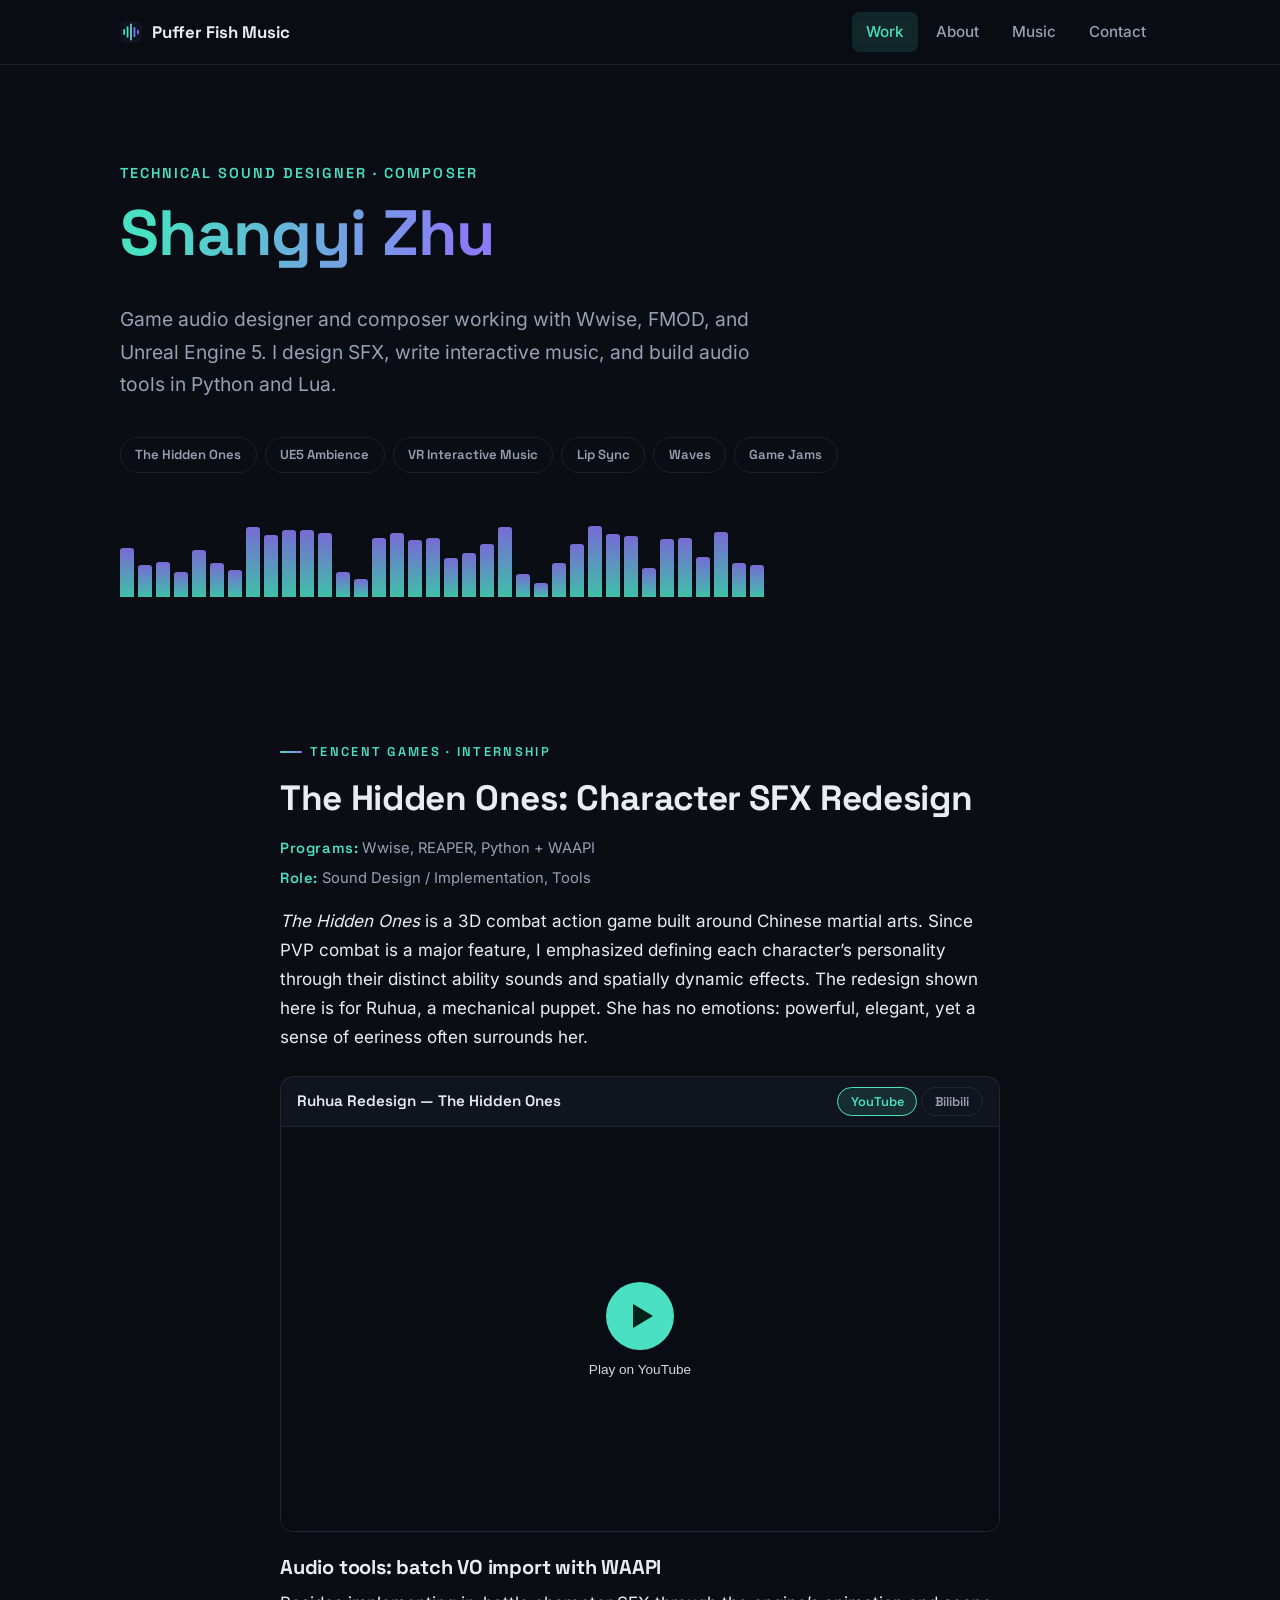
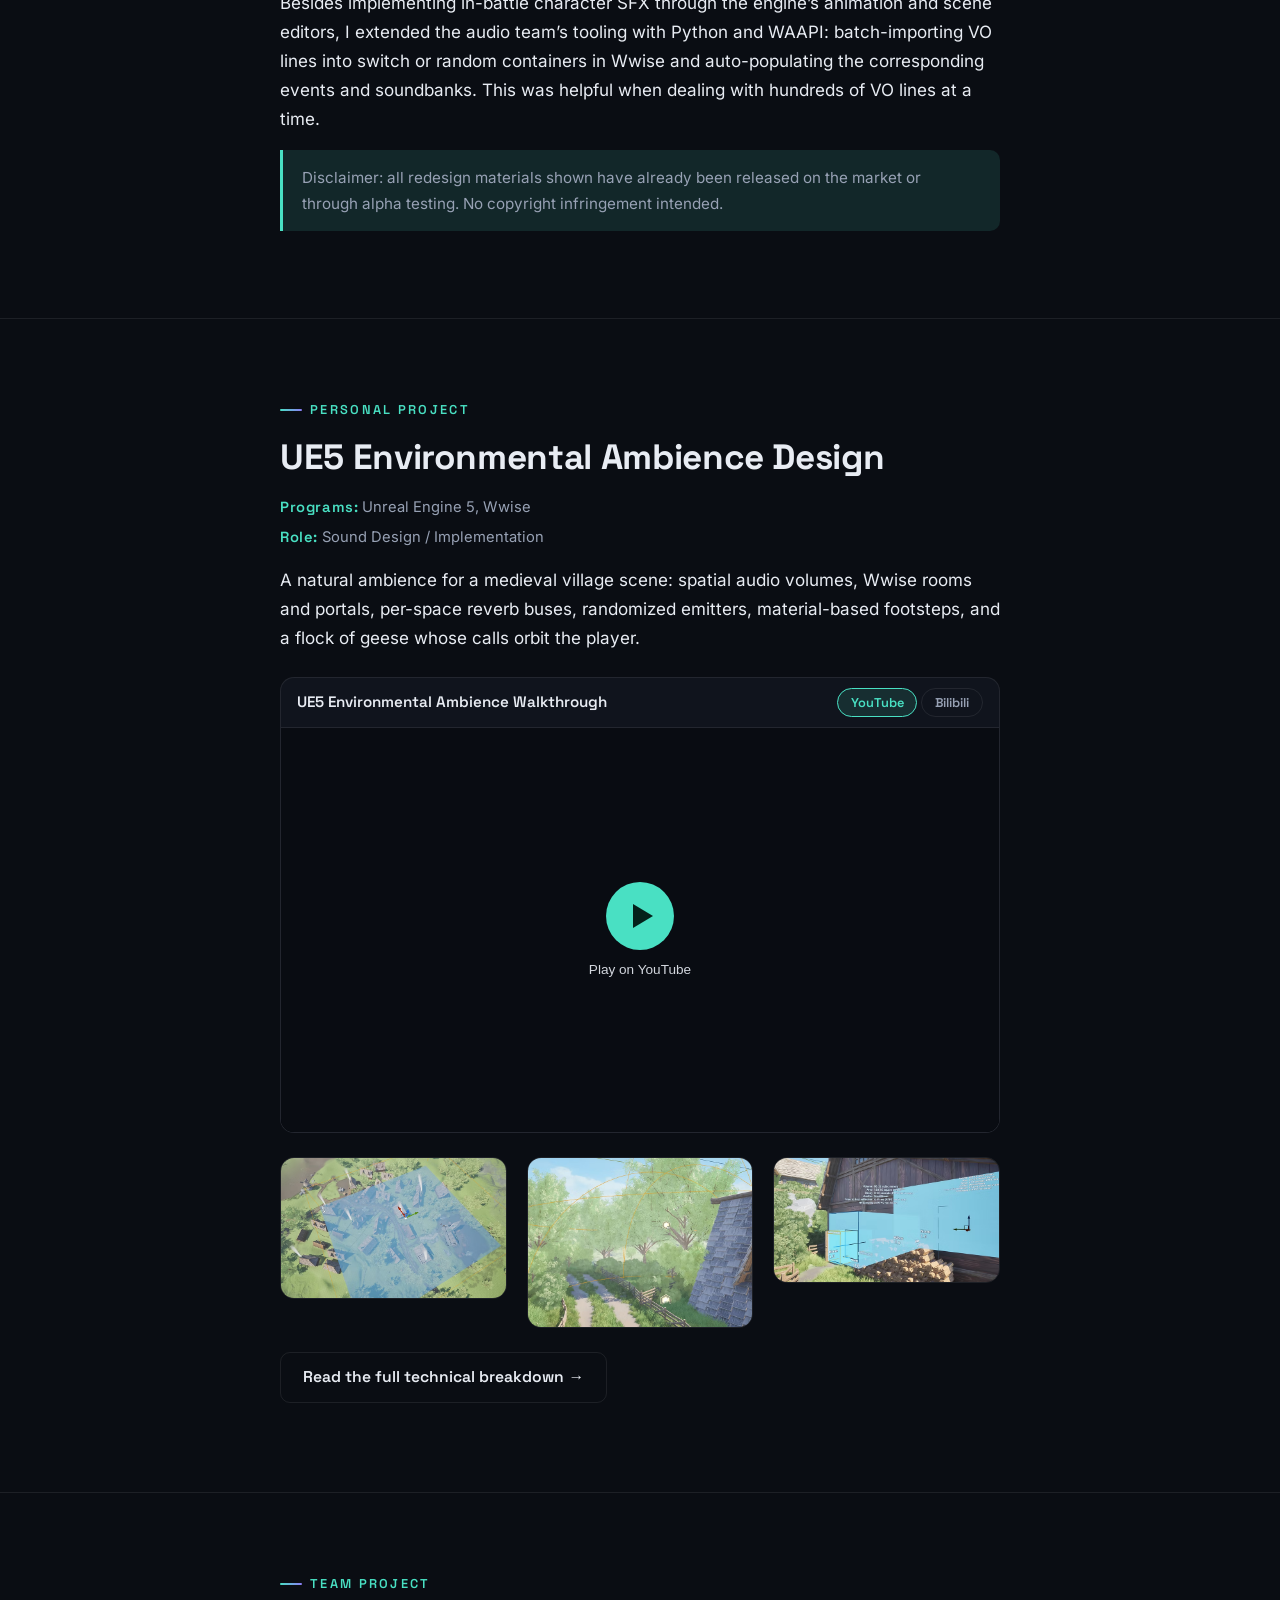
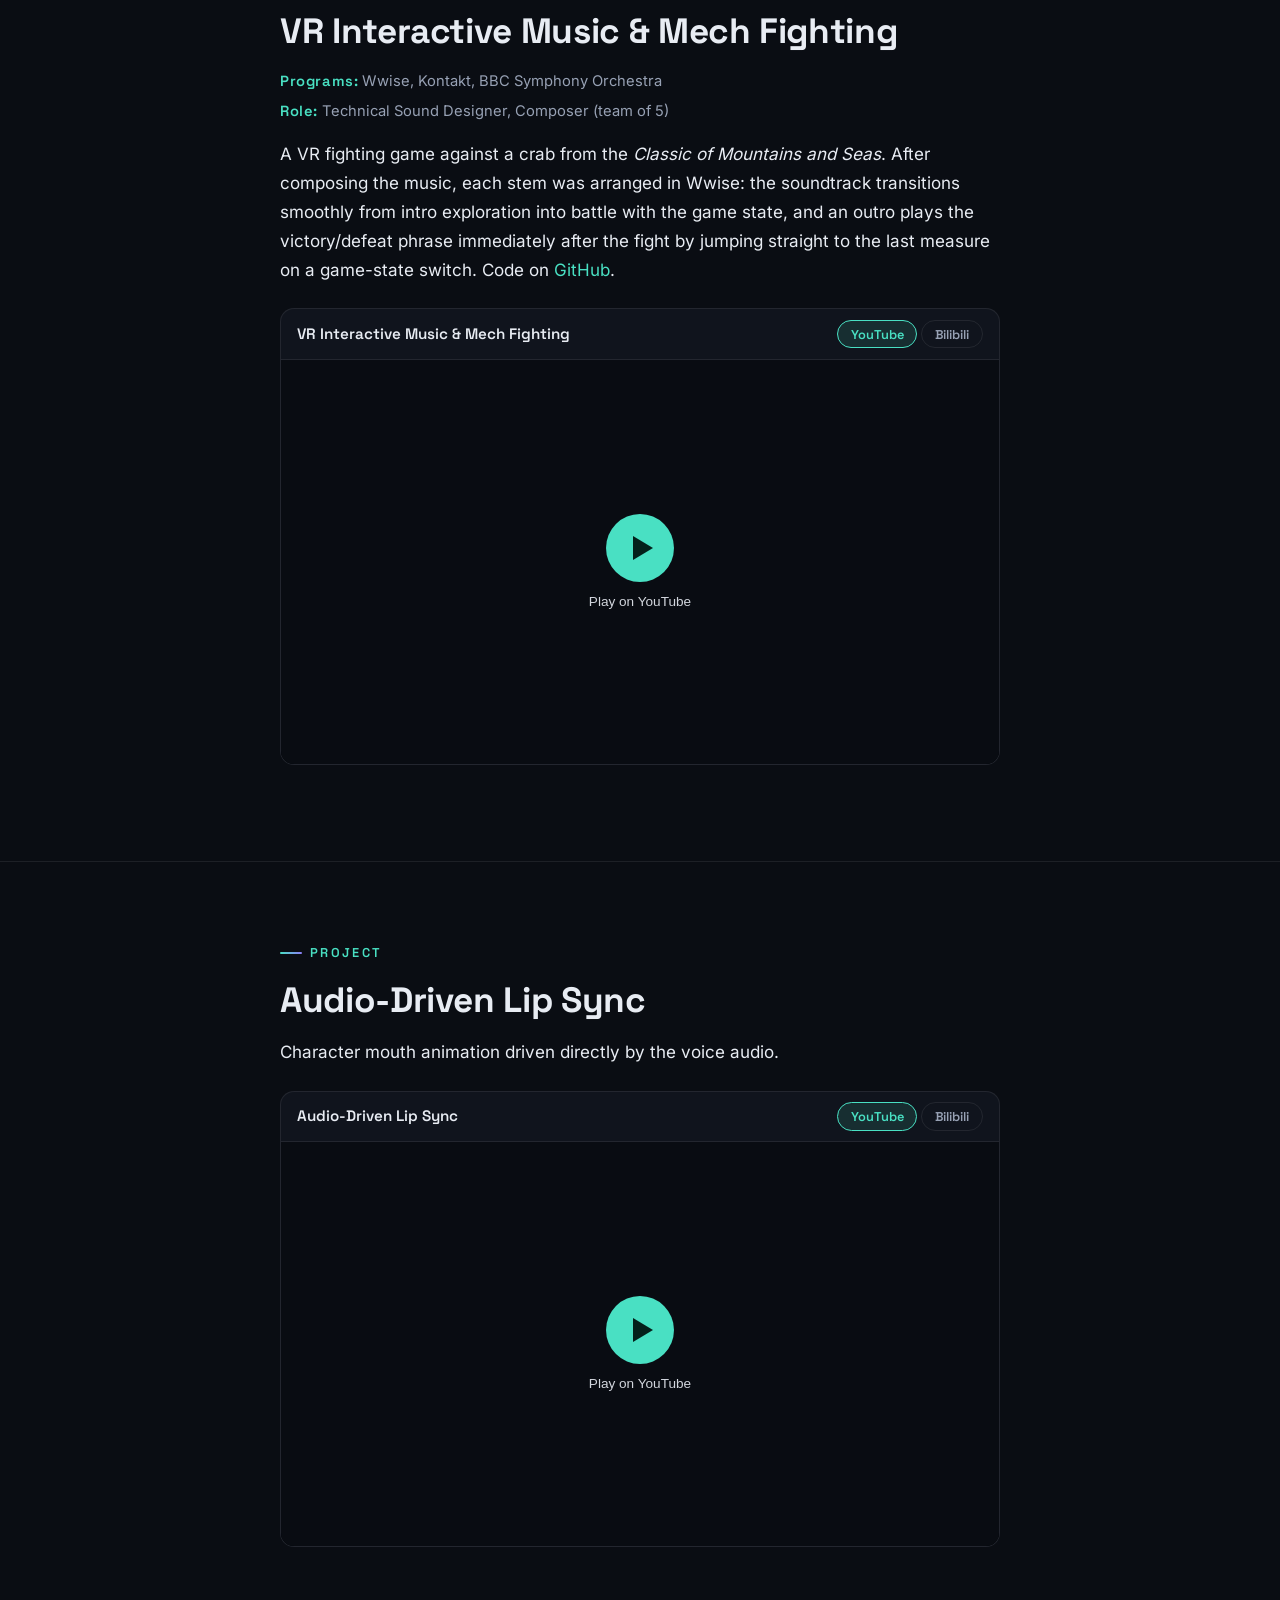
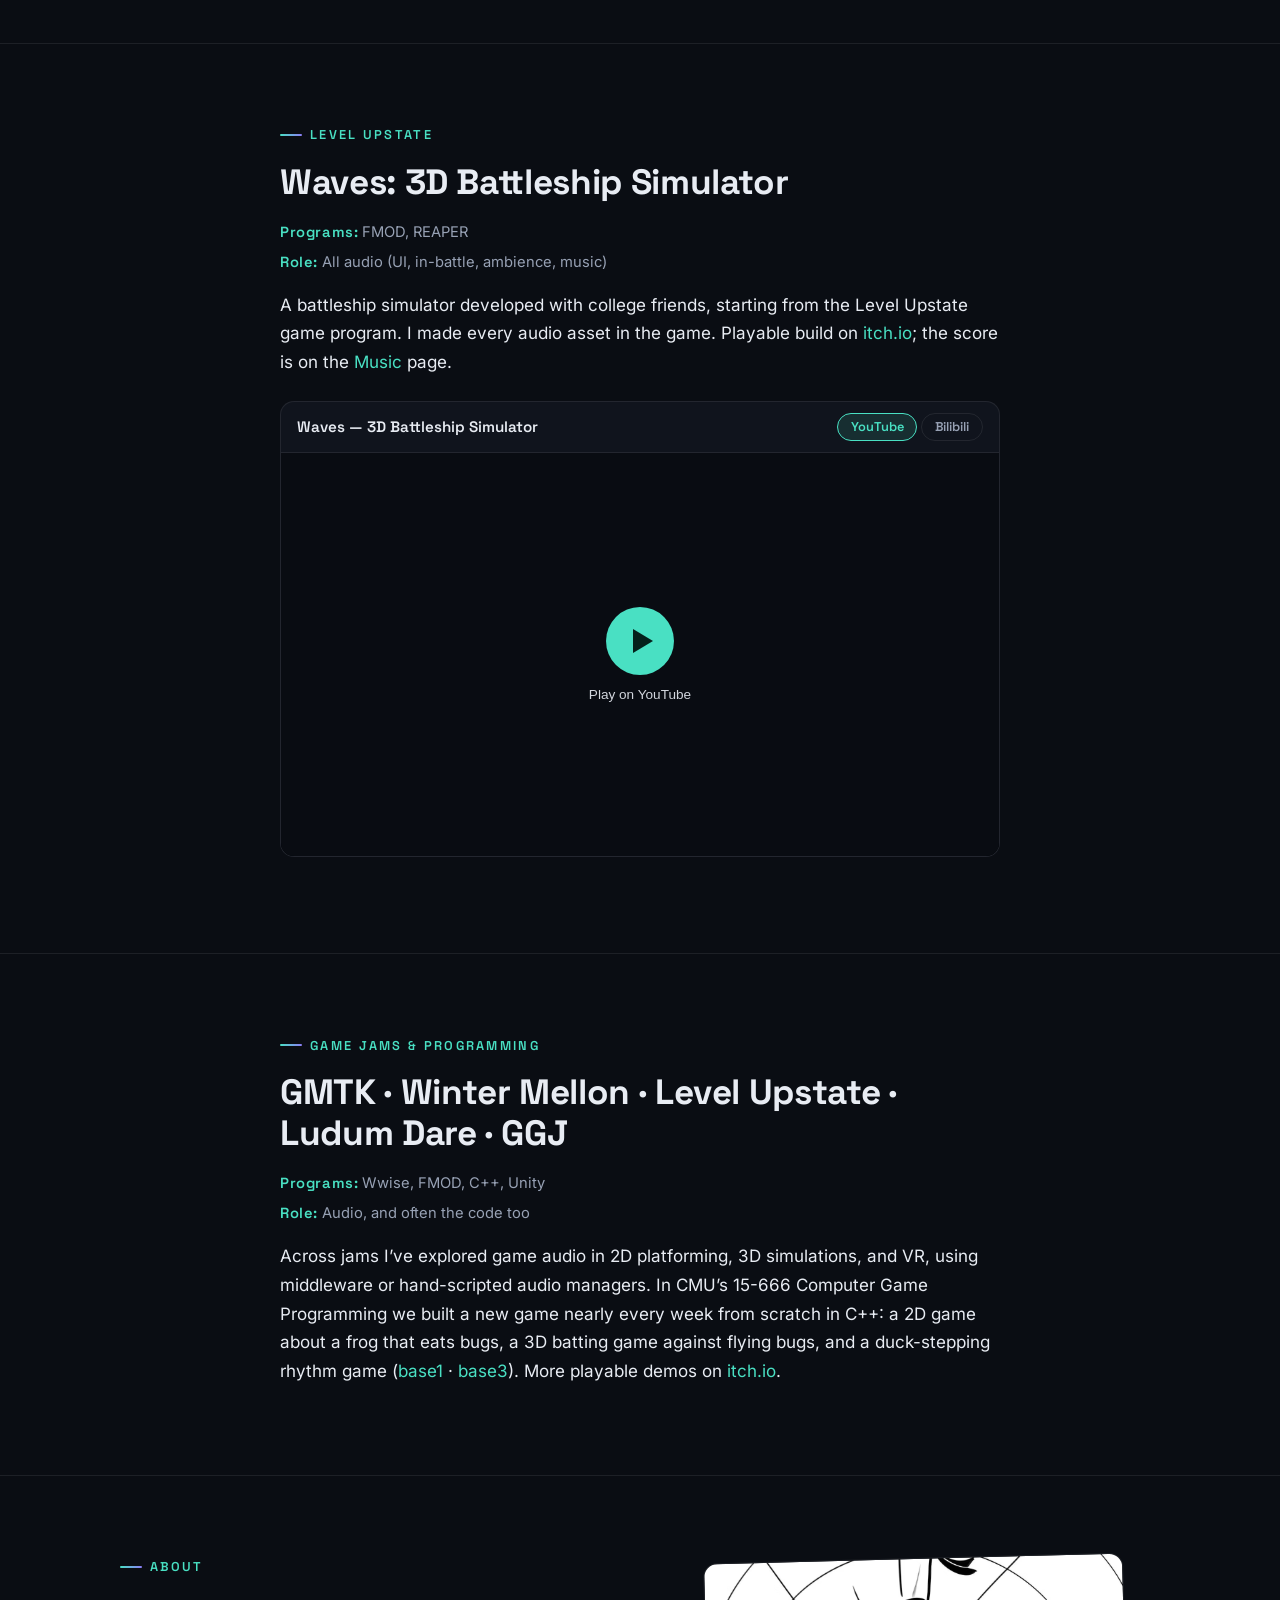
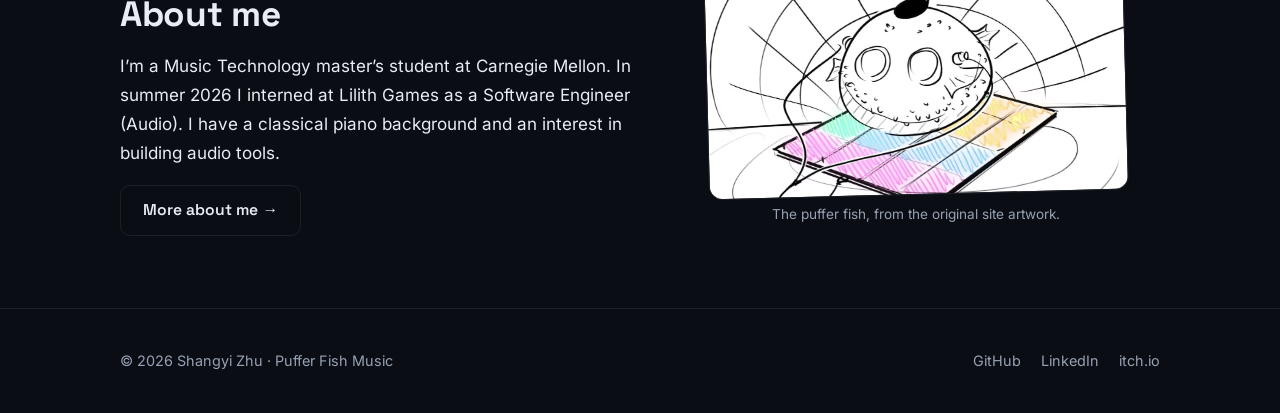
<file: index.html>
<!DOCTYPE html>
<html lang="en">
<head>
  <meta charset="UTF-8">
  <meta name="viewport" content="width=device-width, initial-scale=1">
  <title>Shangyi Zhu · Technical Sound Designer &amp; Composer</title>
  <meta name="description" content="Portfolio of Shangyi Zhu, a technical sound designer and composer for games. Audio programming at Lilith, character SFX at Tencent, UE5 + Wwise ambience design, interactive music, and audio tools.">
  <link rel="icon" href="assets/favicon.svg" type="image/svg+xml">
  <link rel="stylesheet" href="css/style.css">
  <script defer src="js/videos.js"></script>
  <script defer src="js/embed.js"></script>
  <script defer src="js/main.js"></script>
</head>
<body>
  <a class="skip-link" href="#main">Skip to content</a>

  <header class="site-header">
    <div class="container nav">
      <a class="brand" href="index.html">
        <svg width="22" height="22" viewBox="0 0 64 64" aria-hidden="true"><rect width="64" height="64" rx="14" fill="#10141d"/><g fill="none" stroke-linecap="round" stroke-width="5"><line x1="12" y1="26" x2="12" y2="38" stroke="#49e0c3"/><line x1="22" y1="18" x2="22" y2="46" stroke="#49e0c3"/><line x1="32" y1="10" x2="32" y2="54" stroke="#67d4e8"/><line x1="42" y1="20" x2="42" y2="44" stroke="#8b7cf6"/><line x1="52" y1="28" x2="52" y2="36" stroke="#8b7cf6"/></g></svg>
        Puffer Fish Music
      </a>
      <button class="nav-toggle" aria-expanded="false" aria-label="Toggle navigation menu">☰</button>
      <ul class="nav-links">
        <li><a href="index.html" aria-current="page">Work</a></li>
        <li><a href="about.html">About</a></li>
        <li><a href="music.html">Music</a></li>
        <li><a href="contact.html">Contact</a></li>
      </ul>
    </div>
  </header>

  <main id="main">

    <!-- ===== Hero ===== -->
    <section class="hero">
      <div class="container">
        <p class="hero-role">Technical Sound Designer · Composer</p>
        <h1><span class="gradient">Shangyi Zhu</span></h1>
        <p class="hero-tagline">
          Game audio designer and composer working with Wwise, FMOD, and Unreal Engine 5.
          I design SFX, write interactive music, and build audio tools in Python and Lua.
        </p>
        <!-- Jump chips: add one per project section below -->
        <nav class="jump-nav" aria-label="Jump to a project">
          <!-- <a href="#reel">Demo Reel</a> -->
          <a href="#hidden-ones">The Hidden Ones</a>
          <a href="#ue5-ambience">UE5 Ambience</a>
          <a href="#vr-mech">VR Interactive Music</a>
          <a href="#lip-sync">Lip Sync</a>
          <a href="#waves">Waves</a>
          <a href="#game-jams">Game Jams</a>
        </nav>
        <div class="waveform" aria-hidden="true"></div>
      </div>
    </section>

    <!-- ===== Demo reel ===== -->
    <!-- Hidden until the reel video is ready: set its IDs in js/videos.js, then uncomment
         this section and the "Demo Reel" jump link above.
    <section class="section" id="reel">
      <div class="container container--narrow">
        <p class="section-label">Listen</p>
        <h2>Audio Demo Reel</h2>
        <div class="video-embed" data-video="demoreel"></div>
      </div>
    </section>
    -->

    <!-- ===== Tencent: The Hidden Ones ===== -->
    <section class="section reveal" id="hidden-ones">
      <div class="container container--narrow">
        <p class="section-label">Tencent Games · Internship</p>
        <h2>The Hidden Ones: Character SFX Redesign</h2>
        <p class="meta-row"><strong>Programs:</strong> Wwise, REAPER, Python + WAAPI</p>
        <p class="meta-row"><strong>Role:</strong> Sound Design / Implementation, Tools</p>
        <p style="margin-top:1rem">
          <em>The Hidden Ones</em> is a 3D combat action game built around Chinese martial arts.
          Since PVP combat is a major feature, I emphasized defining each character’s personality
          through their distinct ability sounds and spatially dynamic effects. The redesign shown
          here is for Ruhua, a mechanical puppet. She has no emotions: powerful, elegant, yet a
          sense of eeriness often surrounds her.
        </p>
        <div class="video-embed" data-video="ruhua"></div>
        <h3>Audio tools: batch VO import with WAAPI</h3>
        <p>
          Besides implementing in-battle character SFX through the engine’s animation and scene
          editors, I extended the audio team’s tooling with Python and WAAPI: batch-importing VO
          lines into switch or random containers in Wwise and auto-populating the corresponding
          events and soundbanks. This was helpful when dealing with hundreds of VO lines at a
          time.
        </p>
        <p class="note">
          Disclaimer: all redesign materials shown have already been released on the market or
          through alpha testing. No copyright infringement intended.
        </p>
      </div>
    </section>

    <!-- ===== UE5 ambience ===== -->
    <section class="section reveal" id="ue5-ambience">
      <div class="container container--narrow">
        <p class="section-label">Personal Project</p>
        <h2>UE5 Environmental Ambience Design</h2>
        <p class="meta-row"><strong>Programs:</strong> Unreal Engine 5, Wwise</p>
        <p class="meta-row"><strong>Role:</strong> Sound Design / Implementation</p>
        <p style="margin-top:1rem">
          A natural ambience for a medieval village scene: spatial audio volumes, Wwise rooms
          and portals, per-space reverb buses, randomized emitters, material-based footsteps,
          and a flock of geese whose calls orbit the player.
        </p>
        <div class="video-embed" data-video="ambience"></div>
        <div class="grid" style="margin-top:1.5rem;grid-template-columns:repeat(auto-fit,minmax(220px,1fr))">
          <figure style="margin:0">
            <img src="assets/img/ambience/zones.avif" alt="Top-down view of the medieval village scene divided into ambience zones" loading="lazy" width="760" height="473" style="border-radius:14px;border:1px solid rgba(255,255,255,0.08)">
          </figure>
          <figure style="margin:0">
            <img src="assets/img/ambience/example-emitter.avif" alt="3D sound emitters with orange circles showing their attenuation radii" loading="lazy" width="700" height="528" style="border-radius:14px;border:1px solid rgba(255,255,255,0.08)">
          </figure>
          <figure style="margin:0">
            <img src="assets/img/ambience/rooms-and-portals.avif" alt="Wwise rooms and portals connecting spaces in the village" loading="lazy" width="700" height="386" style="border-radius:14px;border:1px solid rgba(255,255,255,0.08)">
          </figure>
        </div>
        <p style="margin-top:1.5rem">
          <a class="btn btn--ghost" href="ue5-ambience.html">Read the full technical breakdown →</a>
        </p>
      </div>
    </section>

    <!-- ===== VR mech ===== -->
    <section class="section reveal" id="vr-mech">
      <div class="container container--narrow">
        <p class="section-label">Team Project</p>
        <h2>VR Interactive Music &amp; Mech Fighting</h2>
        <p class="meta-row"><strong>Programs:</strong> Wwise, Kontakt, BBC Symphony Orchestra</p>
        <p class="meta-row"><strong>Role:</strong> Technical Sound Designer, Composer (team of 5)</p>
        <p style="margin-top:1rem">
          A VR fighting game against a crab from the <em>Classic of Mountains and Seas</em>.
          After composing the music, each stem was arranged in Wwise: the soundtrack transitions
          smoothly from intro exploration into battle with the game state, and an outro plays the
          victory/defeat phrase immediately after the fight by jumping straight to the last
          measure on a game-state switch. Code on
          <a href="https://github.com/ADJ-acent/BigMech" target="_blank" rel="noopener">GitHub</a>.
        </p>
        <div class="video-embed" data-video="vr_mech"></div>
      </div>
    </section>

    <!-- ===== Audio-driven lip sync ===== -->
    <section class="section reveal" id="lip-sync">
      <div class="container container--narrow">
        <p class="section-label">Project</p>
        <h2>Audio-Driven Lip Sync</h2>
        <p style="margin-top:1rem">
          Character mouth animation driven directly by the voice audio.
        </p>
        <div class="video-embed" data-video="lip_sync"></div>
      </div>
    </section>

    <!-- ===== Waves ===== -->
    <section class="section reveal" id="waves">
      <div class="container container--narrow">
        <p class="section-label">Level Upstate</p>
        <h2>Waves: 3D Battleship Simulator</h2>
        <p class="meta-row"><strong>Programs:</strong> FMOD, REAPER</p>
        <p class="meta-row"><strong>Role:</strong> All audio (UI, in-battle, ambience, music)</p>
        <p style="margin-top:1rem">
          A battleship simulator developed with college friends, starting from the Level Upstate
          game program. I made every audio asset in the game. Playable build on
          <a href="https://bennywoolbert.itch.io/waves" target="_blank" rel="noopener">itch.io</a>;
          the score is on the <a href="music.html">Music</a> page.
        </p>
        <div class="video-embed" data-video="waves"></div>
      </div>
    </section>

    <!-- ===== Game jams & programming ===== -->
    <section class="section reveal" id="game-jams">
      <div class="container container--narrow">
        <p class="section-label">Game Jams &amp; Programming</p>
        <h2>GMTK · Winter Mellon · Level Upstate · Ludum Dare · GGJ</h2>
        <p class="meta-row"><strong>Programs:</strong> Wwise, FMOD, C++, Unity</p>
        <p class="meta-row"><strong>Role:</strong> Audio, and often the code too</p>
        <p style="margin-top:1rem">
          Across jams I’ve explored game audio in 2D platforming, 3D simulations, and VR, using
          middleware or hand-scripted audio managers. In CMU’s 15-666 Computer Game Programming
          we built a new game nearly every week from scratch in C++: a 2D game about a frog that
          eats bugs, a 3D batting game against flying bugs, and a duck-stepping rhythm game
          (<a href="https://github.com/pufferFish-sz/15-466-f25-base1" target="_blank" rel="noopener">base1</a> ·
          <a href="https://github.com/pufferFish-sz/15-466-f25-base3" target="_blank" rel="noopener">base3</a>).
          More playable demos on
          <a href="https://pufferfish20.itch.io/" target="_blank" rel="noopener">itch.io</a>.
        </p>
      </div>
    </section>

    <!-- ===== About teaser ===== -->
    <section class="section reveal">
      <div class="container">
        <div class="doc-split">
          <div>
            <p class="section-label">About</p>
            <h2>About me</h2>
            <p>
              I’m a Music Technology master’s student at Carnegie Mellon. In summer 2026 I
              interned at Lilith Games as a Software Engineer (Audio). I have a classical piano
              background and an interest in building audio tools.
            </p>
            <a class="btn btn--ghost" href="about.html">More about me →</a>
          </div>
          <figure class="mascot">
            <img src="assets/img/pufferfish-mascot.avif" alt="Hand-drawn pufferfish playing a music note over a rainbow piano keyboard, the original Puffer Fish Music artwork" loading="lazy" width="1200" height="675">
            <figcaption>The puffer fish, from the original site artwork.</figcaption>
          </figure>
        </div>
      </div>
    </section>

  </main>

  <footer class="site-footer">
    <div class="container">
      <span>© 2026 Shangyi Zhu · Puffer Fish Music</span>
      <nav aria-label="Social links">
        <a href="https://github.com/pufferFish-sz" target="_blank" rel="noopener">GitHub</a>
        <a href="https://www.linkedin.com/in/shangyi-zhu-6818201b3/" target="_blank" rel="noopener">LinkedIn</a>
        <a href="https://pufferfish20.itch.io/" target="_blank" rel="noopener">itch.io</a>
      </nav>
    </div>
  </footer>
</body>
</html>
</file>
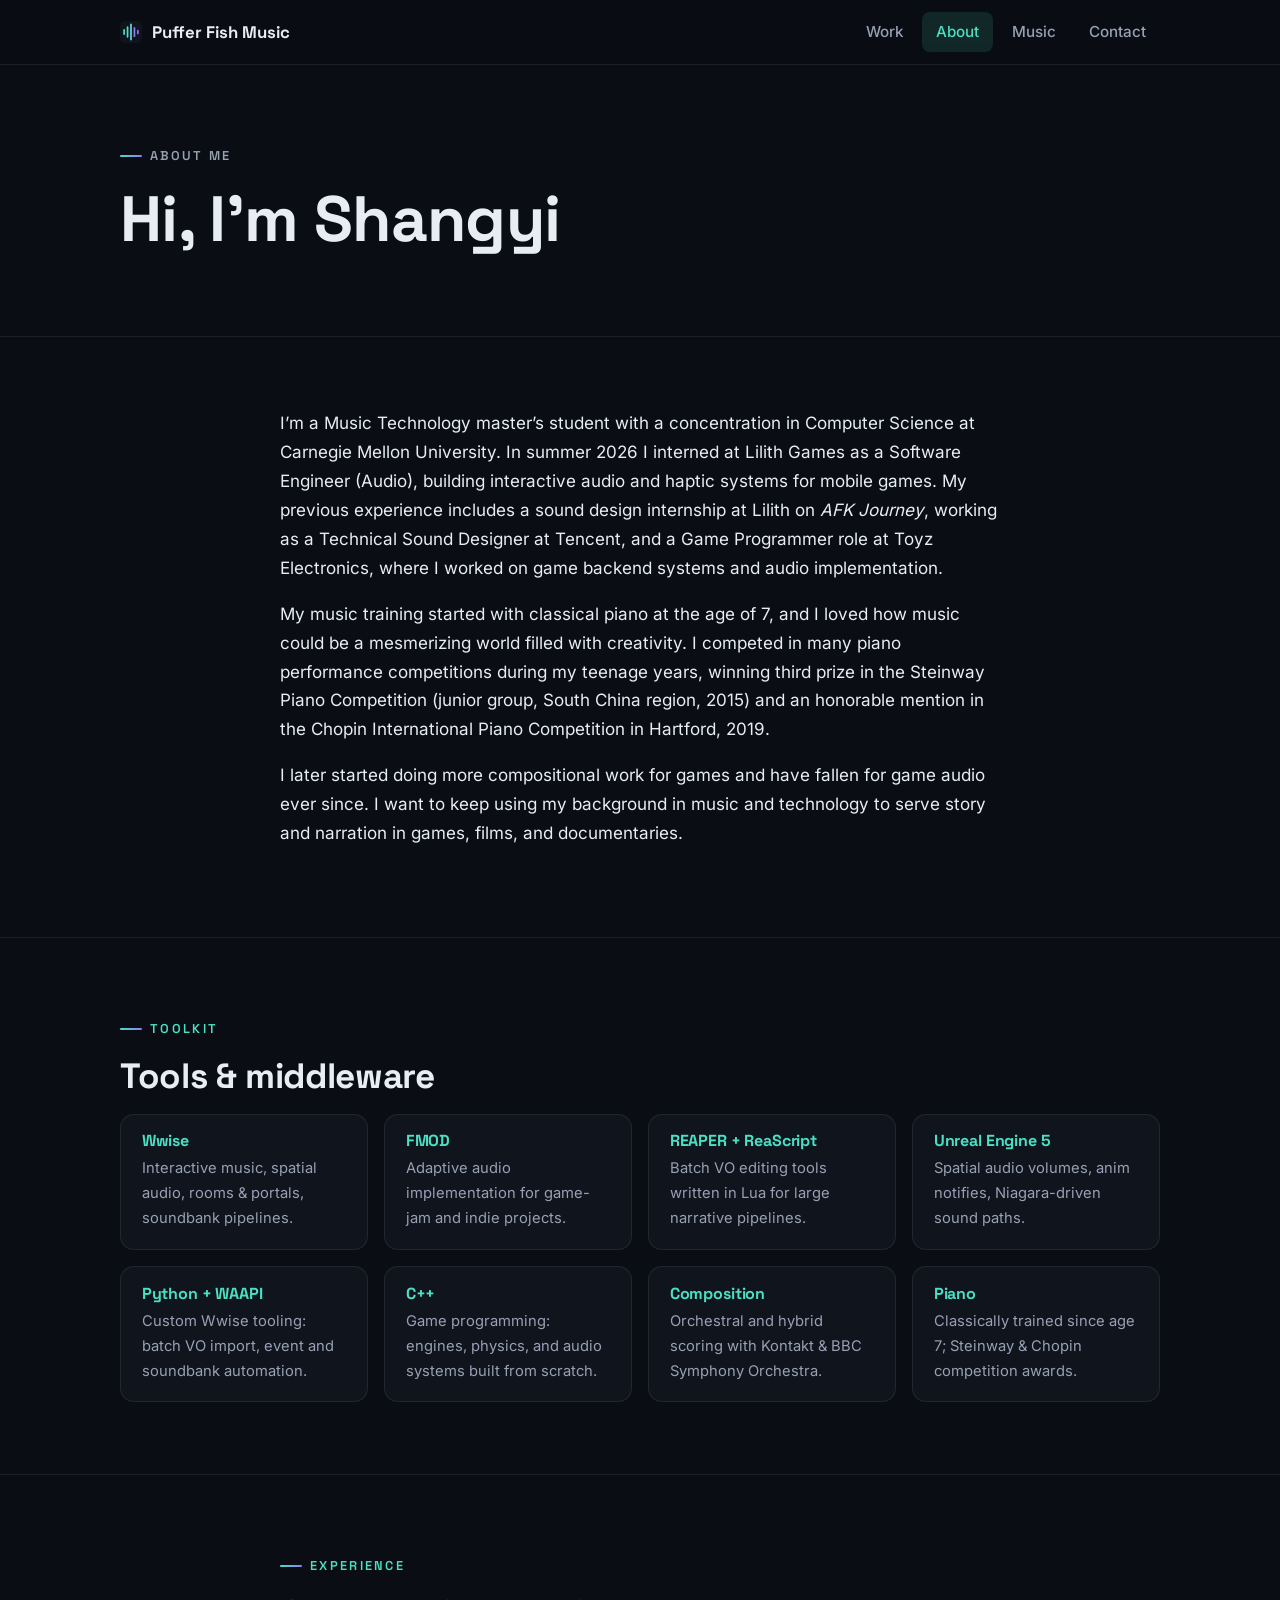
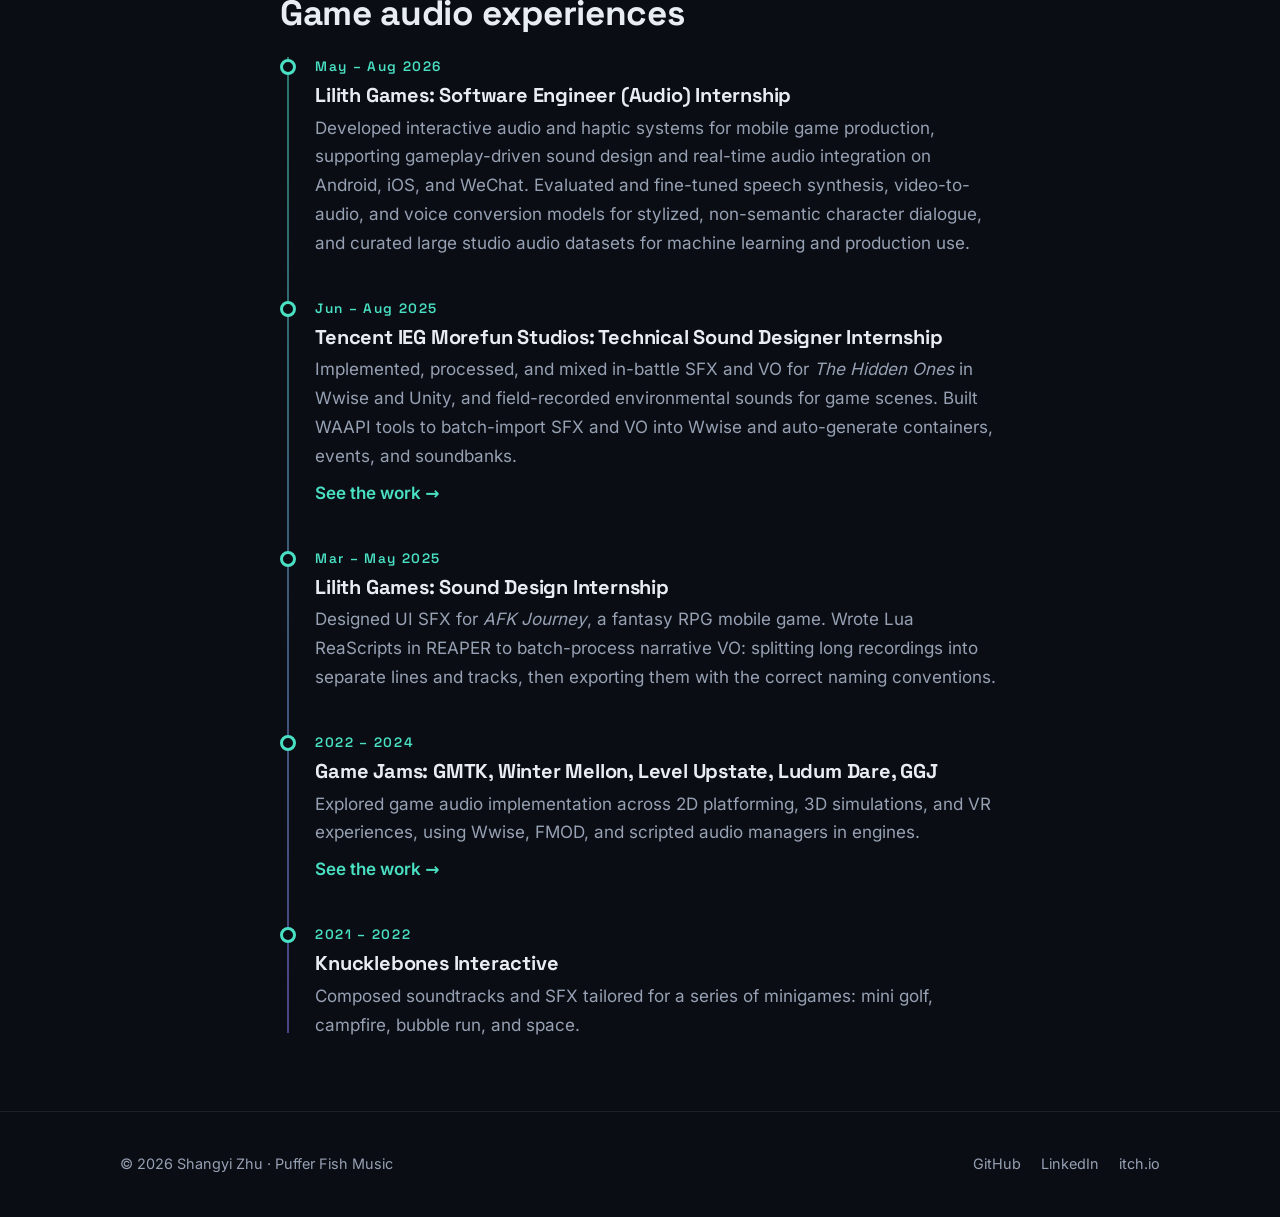
<file: about.html>
<!DOCTYPE html>
<html lang="en">
<head>
  <meta charset="UTF-8">
  <meta name="viewport" content="width=device-width, initial-scale=1">
  <title>About · Shangyi Zhu</title>
  <meta name="description" content="About Shangyi Zhu: Music Technology master's student at Carnegie Mellon, former audio software engineer intern at Lilith Games, classically trained pianist.">
  <link rel="icon" href="assets/favicon.svg" type="image/svg+xml">
  <link rel="stylesheet" href="css/style.css">
  <script defer src="js/videos.js"></script>
  <script defer src="js/embed.js"></script>
  <script defer src="js/main.js"></script>
</head>
<body>
  <a class="skip-link" href="#main">Skip to content</a>

  <header class="site-header">
    <div class="container nav">
      <a class="brand" href="index.html">
        <svg width="22" height="22" viewBox="0 0 64 64" aria-hidden="true"><rect width="64" height="64" rx="14" fill="#10141d"/><g fill="none" stroke-linecap="round" stroke-width="5"><line x1="12" y1="26" x2="12" y2="38" stroke="#49e0c3"/><line x1="22" y1="18" x2="22" y2="46" stroke="#49e0c3"/><line x1="32" y1="10" x2="32" y2="54" stroke="#67d4e8"/><line x1="42" y1="20" x2="42" y2="44" stroke="#8b7cf6"/><line x1="52" y1="28" x2="52" y2="36" stroke="#8b7cf6"/></g></svg>
        Puffer Fish Music
      </a>
      <button class="nav-toggle" aria-expanded="false" aria-label="Toggle navigation menu">☰</button>
      <ul class="nav-links">
        <li><a href="index.html">Work</a></li>
        <li><a href="about.html" aria-current="page">About</a></li>
        <li><a href="music.html">Music</a></li>
        <li><a href="contact.html">Contact</a></li>
      </ul>
    </div>
  </header>

  <main id="main">
    <section class="page-hero">
      <div class="container">
        <p class="section-label">About Me</p>
        <h1>Hi, I’m Shangyi</h1>
      </div>
    </section>

    <!-- ===== Bio ===== -->
    <section class="section reveal">
      <div class="container container--narrow">
        <p>
          I’m a Music Technology master’s student with a concentration in Computer Science at
          Carnegie Mellon University. In summer 2026 I interned at Lilith Games as a Software
          Engineer (Audio), building interactive audio and haptic systems for mobile games. My
          previous experience includes a sound design internship at Lilith on
          <em>AFK Journey</em>, working as a Technical Sound Designer at Tencent, and a Game
          Programmer role at Toyz Electronics, where I worked on game backend systems and audio
          implementation.
        </p>
        <p>
          My music training started with classical piano at the age of 7, and I loved how music
          could be a mesmerizing world filled with creativity. I competed in many piano
          performance competitions during my teenage years, winning third prize in the Steinway
          Piano Competition (junior group, South China region, 2015) and an honorable mention in
          the Chopin International Piano Competition in Hartford, 2019.
        </p>
        <p>
          I later started doing more compositional work for games and have fallen for game audio
          ever since. I want to keep using my background in music and technology to serve story
          and narration in games, films, and documentaries.
        </p>
      </div>
    </section>

    <!-- ===== Skills / tools ===== -->
    <section class="section reveal" id="skills">
      <div class="container">
        <p class="section-label">Toolkit</p>
        <h2>Tools &amp; middleware</h2>
        <div class="skills">
          <div class="skill"><h3>Wwise</h3><p>Interactive music, spatial audio, rooms &amp; portals, soundbank pipelines.</p></div>
          <div class="skill"><h3>FMOD</h3><p>Adaptive audio implementation for game-jam and indie projects.</p></div>
          <div class="skill"><h3>REAPER + ReaScript</h3><p>Batch VO editing tools written in Lua for large narrative pipelines.</p></div>
          <div class="skill"><h3>Unreal Engine 5</h3><p>Spatial audio volumes, anim notifies, Niagara-driven sound paths.</p></div>
          <div class="skill"><h3>Python + WAAPI</h3><p>Custom Wwise tooling: batch VO import, event and soundbank automation.</p></div>
          <div class="skill"><h3>C++</h3><p>Game programming: engines, physics, and audio systems built from scratch.</p></div>
          <div class="skill"><h3>Composition</h3><p>Orchestral and hybrid scoring with Kontakt &amp; BBC Symphony Orchestra.</p></div>
          <div class="skill"><h3>Piano</h3><p>Classically trained since age 7; Steinway &amp; Chopin competition awards.</p></div>
        </div>
      </div>
    </section>

    <!-- ===== Experience timeline ===== -->
    <section class="section reveal" id="experience">
      <div class="container container--narrow">
        <p class="section-label">Experience</p>
        <h2>Game audio experiences</h2>
        <ul class="timeline">
          <li>
            <time>May – Aug 2026</time>
            <h3>Lilith Games: Software Engineer (Audio) Internship</h3>
            <p>
              Developed interactive audio and haptic systems for mobile game production,
              supporting gameplay-driven sound design and real-time audio integration on
              Android, iOS, and WeChat. Evaluated and fine-tuned speech synthesis,
              video-to-audio, and voice conversion models for stylized, non-semantic character
              dialogue, and curated large studio audio datasets for machine learning and
              production use.
            </p>
          </li>
          <li>
            <time>Jun – Aug 2025</time>
            <h3>Tencent IEG Morefun Studios: Technical Sound Designer Internship</h3>
            <p>
              Implemented, processed, and mixed in-battle SFX and VO for <em>The Hidden Ones</em>
              in Wwise and Unity, and field-recorded environmental sounds for game scenes. Built
              WAAPI tools to batch-import SFX and VO into Wwise and auto-generate containers,
              events, and soundbanks.
            </p>
            <a class="more" href="index.html#hidden-ones">See the work →</a>
          </li>
          <li>
            <time>Mar – May 2025</time>
            <h3>Lilith Games: Sound Design Internship</h3>
            <p>
              Designed UI SFX for <em>AFK Journey</em>, a fantasy RPG mobile game. Wrote Lua
              ReaScripts in REAPER to batch-process narrative VO: splitting long recordings into
              separate lines and tracks, then exporting them with the correct naming conventions.
            </p>
          </li>
          <li>
            <time>2022 – 2024</time>
            <h3>Game Jams: GMTK, Winter Mellon, Level Upstate, Ludum Dare, GGJ</h3>
            <p>
              Explored game audio implementation across 2D platforming, 3D simulations, and VR
              experiences, using Wwise, FMOD, and scripted audio managers in engines.
            </p>
            <a class="more" href="index.html#game-jams">See the work →</a>
          </li>
          <li>
            <time>2021 – 2022</time>
            <h3>Knucklebones Interactive</h3>
            <p>
              Composed soundtracks and SFX tailored for a series of minigames: mini golf,
              campfire, bubble run, and space.
            </p>
          </li>
        </ul>
      </div>
    </section>
  </main>

  <footer class="site-footer">
    <div class="container">
      <span>© 2026 Shangyi Zhu · Puffer Fish Music</span>
      <nav aria-label="Social links">
        <a href="https://github.com/pufferFish-sz" target="_blank" rel="noopener">GitHub</a>
        <a href="https://www.linkedin.com/in/shangyi-zhu-6818201b3/" target="_blank" rel="noopener">LinkedIn</a>
        <a href="https://pufferfish20.itch.io/" target="_blank" rel="noopener">itch.io</a>
      </nav>
    </div>
  </footer>
</body>
</html>
</file>
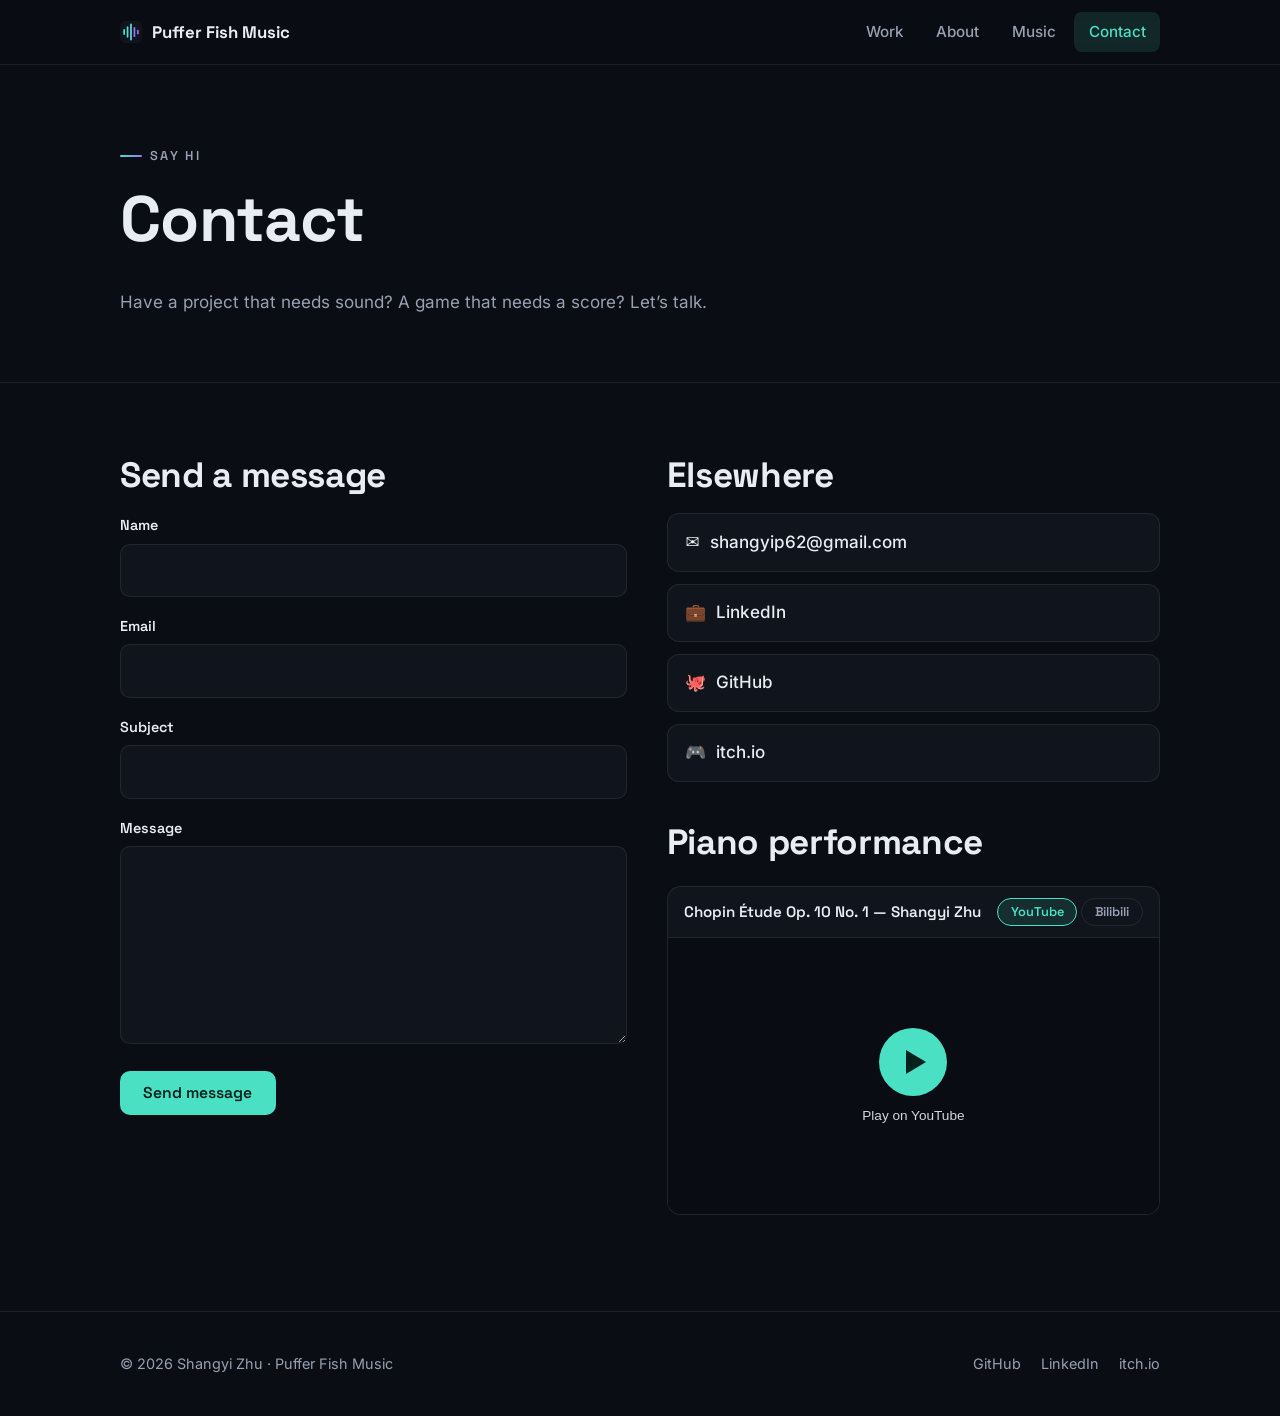
<file: contact.html>
<!DOCTYPE html>
<html lang="en">
<head>
  <meta charset="UTF-8">
  <meta name="viewport" content="width=device-width, initial-scale=1">
  <title>Contact · Shangyi Zhu</title>
  <meta name="description" content="Contact Shangyi Zhu, technical sound designer and composer. Send a message, or connect on LinkedIn and GitHub.">
  <link rel="icon" href="assets/favicon.svg" type="image/svg+xml">
  <link rel="stylesheet" href="css/style.css">
  <script defer src="js/videos.js"></script>
  <script defer src="js/embed.js"></script>
  <script defer src="js/main.js"></script>
</head>
<body>
  <a class="skip-link" href="#main">Skip to content</a>

  <header class="site-header">
    <div class="container nav">
      <a class="brand" href="index.html">
        <svg width="22" height="22" viewBox="0 0 64 64" aria-hidden="true"><rect width="64" height="64" rx="14" fill="#10141d"/><g fill="none" stroke-linecap="round" stroke-width="5"><line x1="12" y1="26" x2="12" y2="38" stroke="#49e0c3"/><line x1="22" y1="18" x2="22" y2="46" stroke="#49e0c3"/><line x1="32" y1="10" x2="32" y2="54" stroke="#67d4e8"/><line x1="42" y1="20" x2="42" y2="44" stroke="#8b7cf6"/><line x1="52" y1="28" x2="52" y2="36" stroke="#8b7cf6"/></g></svg>
        Puffer Fish Music
      </a>
      <button class="nav-toggle" aria-expanded="false" aria-label="Toggle navigation menu">☰</button>
      <ul class="nav-links">
        <li><a href="index.html">Work</a></li>
        <li><a href="about.html">About</a></li>
        <li><a href="music.html">Music</a></li>
        <li><a href="contact.html" aria-current="page">Contact</a></li>
      </ul>
    </div>
  </header>

  <main id="main">
    <section class="page-hero">
      <div class="container">
        <p class="section-label">Say hi</p>
        <h1>Contact</h1>
        <p>Have a project that needs sound? A game that needs a score? Let’s talk.</p>
      </div>
    </section>

    <section class="section">
      <div class="container">
        <div class="contact-grid">

          <!-- ===== Form =====
               Powered by Web3Forms (free, no backend needed).
               SETUP (one time): get your access key at https://web3forms.com
               and replace WEB3FORMS_ACCESS_KEY_HERE below. See README.md. -->
          <div class="reveal">
            <h2>Send a message</h2>
            <form id="contact-form" action="https://api.web3forms.com/submit" method="POST">
              <input type="hidden" name="access_key" value="WEB3FORMS_ACCESS_KEY_HERE">
              <input type="hidden" name="subject" value="New message from pufferfishmusic.net">
              <input type="checkbox" name="botcheck" tabindex="-1" style="display:none" aria-hidden="true">

              <div class="form-field">
                <label for="cf-name">Name</label>
                <input id="cf-name" type="text" name="name" required autocomplete="name">
              </div>
              <div class="form-field">
                <label for="cf-email">Email</label>
                <input id="cf-email" type="email" name="email" required autocomplete="email">
              </div>
              <div class="form-field">
                <label for="cf-subject">Subject</label>
                <input id="cf-subject" type="text" name="topic">
              </div>
              <div class="form-field">
                <label for="cf-message">Message</label>
                <textarea id="cf-message" name="message" rows="6" required></textarea>
              </div>
              <button class="btn btn--primary" type="submit">Send message</button>
              <p id="form-status" class="form-status" role="status" aria-live="polite"></p>
            </form>
          </div>

          <!-- ===== Direct links ===== -->
          <div class="reveal">
            <h2>Elsewhere</h2>
            <ul class="contact-links">
              <li><a href="mailto:shangyip62@gmail.com">✉️&nbsp; shangyip62@gmail.com</a></li>
              <li><a href="https://www.linkedin.com/in/shangyi-zhu-6818201b3/" target="_blank" rel="noopener">💼&nbsp; LinkedIn</a></li>
              <li><a href="https://github.com/pufferFish-sz" target="_blank" rel="noopener">🐙&nbsp; GitHub</a></li>
              <li><a href="https://pufferfish20.itch.io/" target="_blank" rel="noopener">🎮&nbsp; itch.io</a></li>
            </ul>

            <h2 style="margin-top:2.5rem">Piano performance</h2>
            <div class="video-embed" data-video="chopin"></div>
          </div>

        </div>
      </div>
    </section>
  </main>

  <footer class="site-footer">
    <div class="container">
      <span>© 2026 Shangyi Zhu · Puffer Fish Music</span>
      <nav aria-label="Social links">
        <a href="https://github.com/pufferFish-sz" target="_blank" rel="noopener">GitHub</a>
        <a href="https://www.linkedin.com/in/shangyi-zhu-6818201b3/" target="_blank" rel="noopener">LinkedIn</a>
        <a href="https://pufferfish20.itch.io/" target="_blank" rel="noopener">itch.io</a>
      </nav>
    </div>
  </footer>
</body>
</html>
</file>
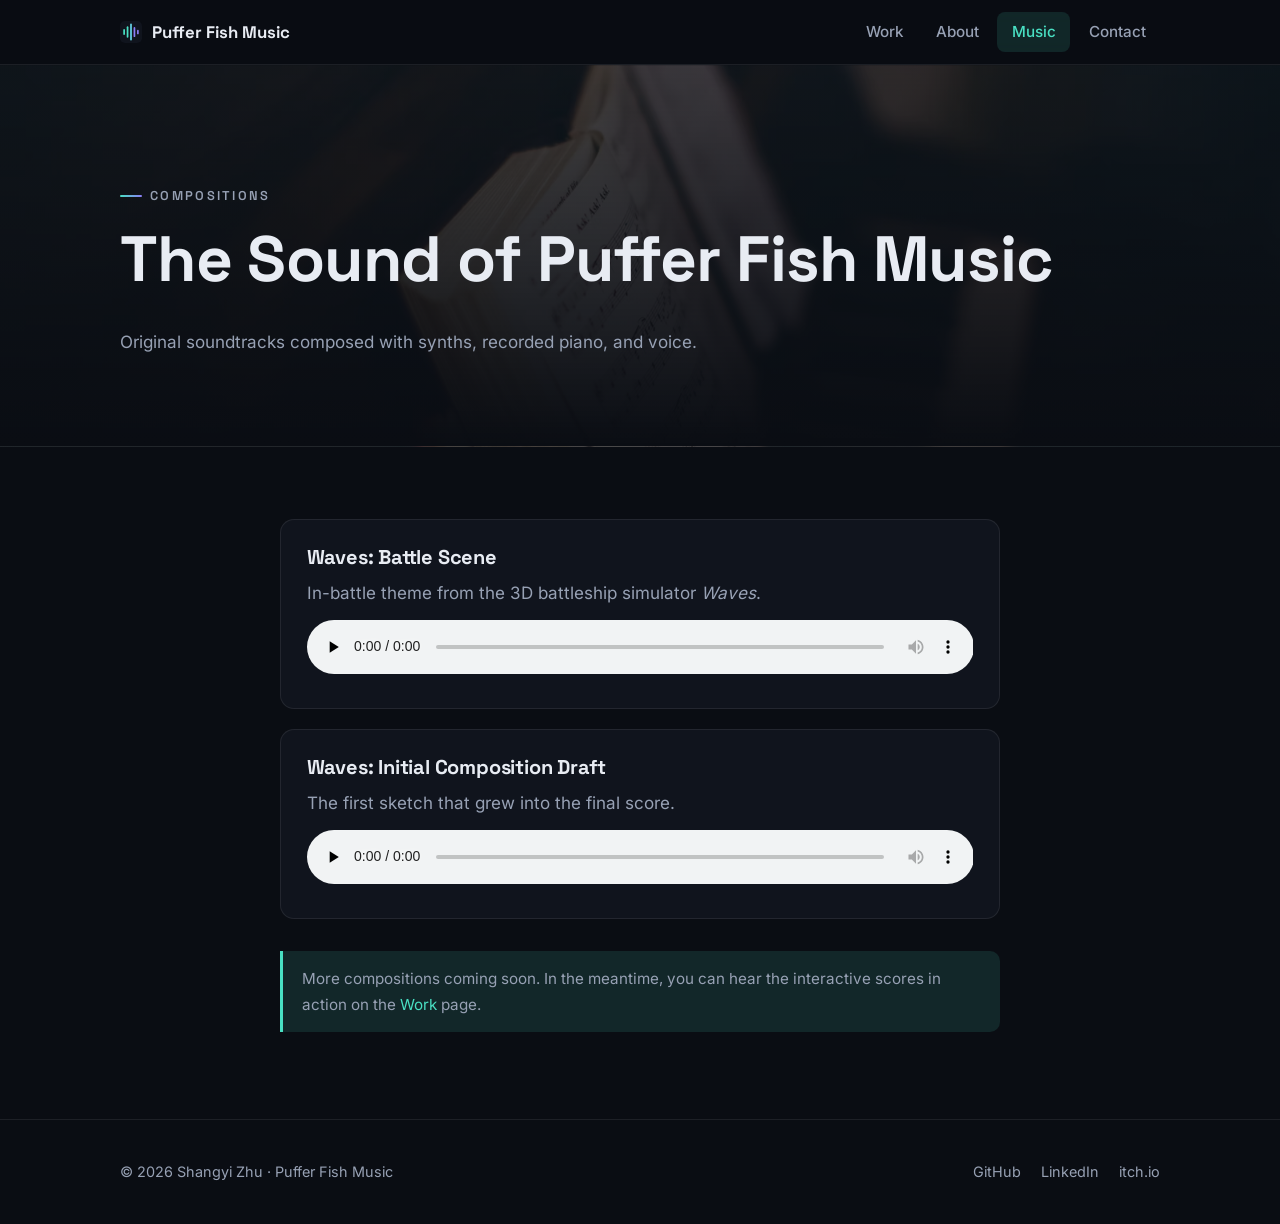
<file: music.html>
<!DOCTYPE html>
<html lang="en">
<head>
  <meta charset="UTF-8">
  <meta name="viewport" content="width=device-width, initial-scale=1">
  <title>Music Compositions · Shangyi Zhu</title>
  <meta name="description" content="Original music compositions by Shangyi Zhu: soundtracks made with synths, recorded piano, and voice.">
  <link rel="icon" href="assets/favicon.svg" type="image/svg+xml">
  <link rel="stylesheet" href="css/style.css">
  <script defer src="js/videos.js"></script>
  <script defer src="js/embed.js"></script>
  <script defer src="js/main.js"></script>
</head>
<body>
  <a class="skip-link" href="#main">Skip to content</a>

  <header class="site-header">
    <div class="container nav">
      <a class="brand" href="index.html">
        <svg width="22" height="22" viewBox="0 0 64 64" aria-hidden="true"><rect width="64" height="64" rx="14" fill="#10141d"/><g fill="none" stroke-linecap="round" stroke-width="5"><line x1="12" y1="26" x2="12" y2="38" stroke="#49e0c3"/><line x1="22" y1="18" x2="22" y2="46" stroke="#49e0c3"/><line x1="32" y1="10" x2="32" y2="54" stroke="#67d4e8"/><line x1="42" y1="20" x2="42" y2="44" stroke="#8b7cf6"/><line x1="52" y1="28" x2="52" y2="36" stroke="#8b7cf6"/></g></svg>
        Puffer Fish Music
      </a>
      <button class="nav-toggle" aria-expanded="false" aria-label="Toggle navigation menu">☰</button>
      <ul class="nav-links">
        <li><a href="index.html">Work</a></li>
        <li><a href="about.html">About</a></li>
        <li><a href="music.html" aria-current="page">Music</a></li>
        <li><a href="contact.html">Contact</a></li>
      </ul>
    </div>
  </header>

  <main id="main">
    <section class="page-hero page-hero--banner" style="background-image: linear-gradient(rgba(10,13,19,.72), #0a0d13), url('assets/img/piano-banner.avif')">
      <div class="container">
        <p class="section-label">Compositions</p>
        <h1>The Sound of Puffer Fish Music</h1>
        <p>Original soundtracks composed with synths, recorded piano, and voice.</p>
      </div>
    </section>

    <section class="section reveal">
      <div class="container container--narrow">

        <!-- TODO: paste/upload your audio files.
             The old Wix page embedded two tracks whose audio files could not be
             scraped. Drop MP3s into assets/audio/ and update the src attributes
             below, or replace each <audio> block with a SoundCloud/YouTube embed. -->

        <div class="card" style="margin-bottom:1.25rem">
          <h3>Waves: Battle Scene</h3>
          <p style="margin-bottom:0.75rem">In-battle theme from the 3D battleship simulator <em>Waves</em>.</p>
          <!-- TODO: add assets/audio/waves-battle-scene.mp3 -->
          <audio controls preload="none" style="width:100%">
            <source src="assets/audio/waves-battle-scene.mp3" type="audio/mpeg">
            Your browser does not support the audio element.
          </audio>
        </div>

        <div class="card">
          <h3>Waves: Initial Composition Draft</h3>
          <p style="margin-bottom:0.75rem">The first sketch that grew into the final score.</p>
          <!-- TODO: add assets/audio/waves-initial-draft.mp3 -->
          <audio controls preload="none" style="width:100%">
            <source src="assets/audio/waves-initial-draft.mp3" type="audio/mpeg">
            Your browser does not support the audio element.
          </audio>
        </div>

        <p class="note" style="margin-top:2rem">
          More compositions coming soon. In the meantime, you can hear the interactive scores in
          action on the <a href="index.html#vr-mech">Work</a> page.
        </p>
      </div>
    </section>
  </main>

  <footer class="site-footer">
    <div class="container">
      <span>© 2026 Shangyi Zhu · Puffer Fish Music</span>
      <nav aria-label="Social links">
        <a href="https://github.com/pufferFish-sz" target="_blank" rel="noopener">GitHub</a>
        <a href="https://www.linkedin.com/in/shangyi-zhu-6818201b3/" target="_blank" rel="noopener">LinkedIn</a>
        <a href="https://pufferfish20.itch.io/" target="_blank" rel="noopener">itch.io</a>
      </nav>
    </div>
  </footer>
</body>
</html>
</file>
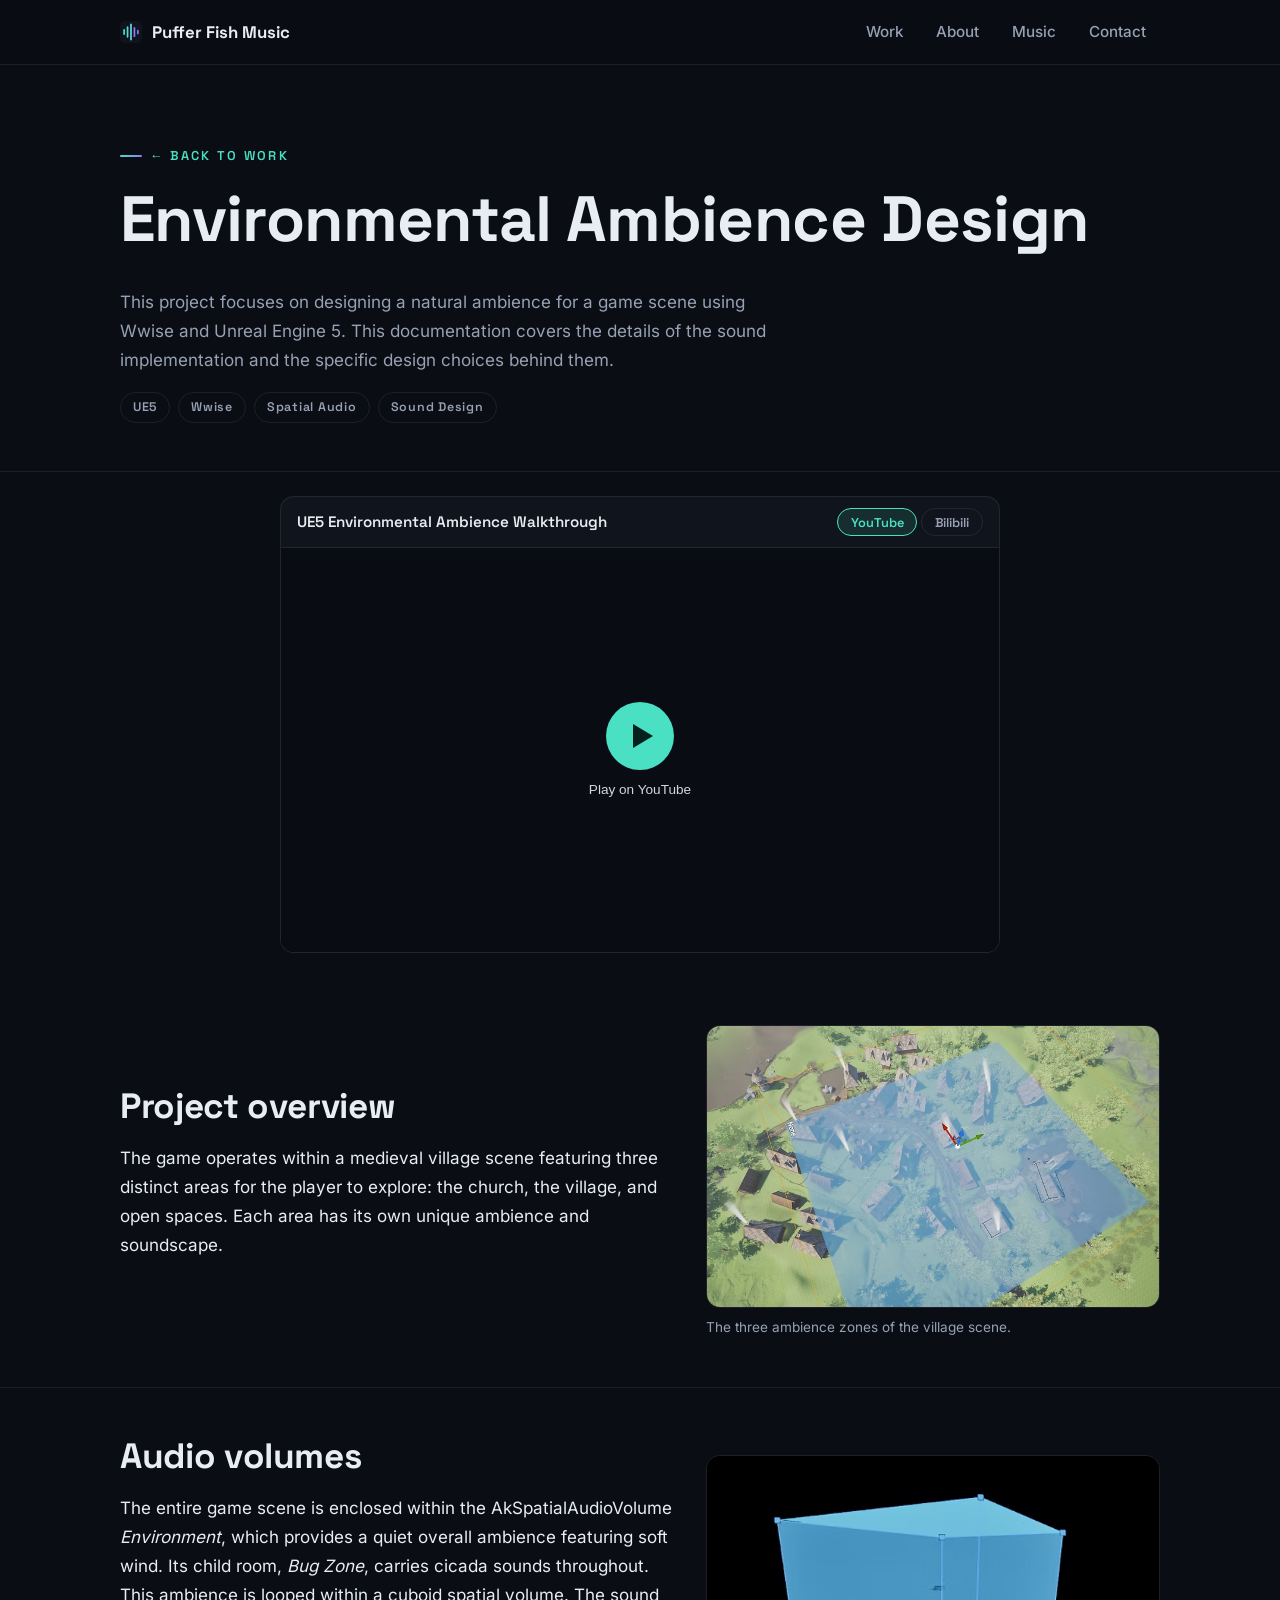
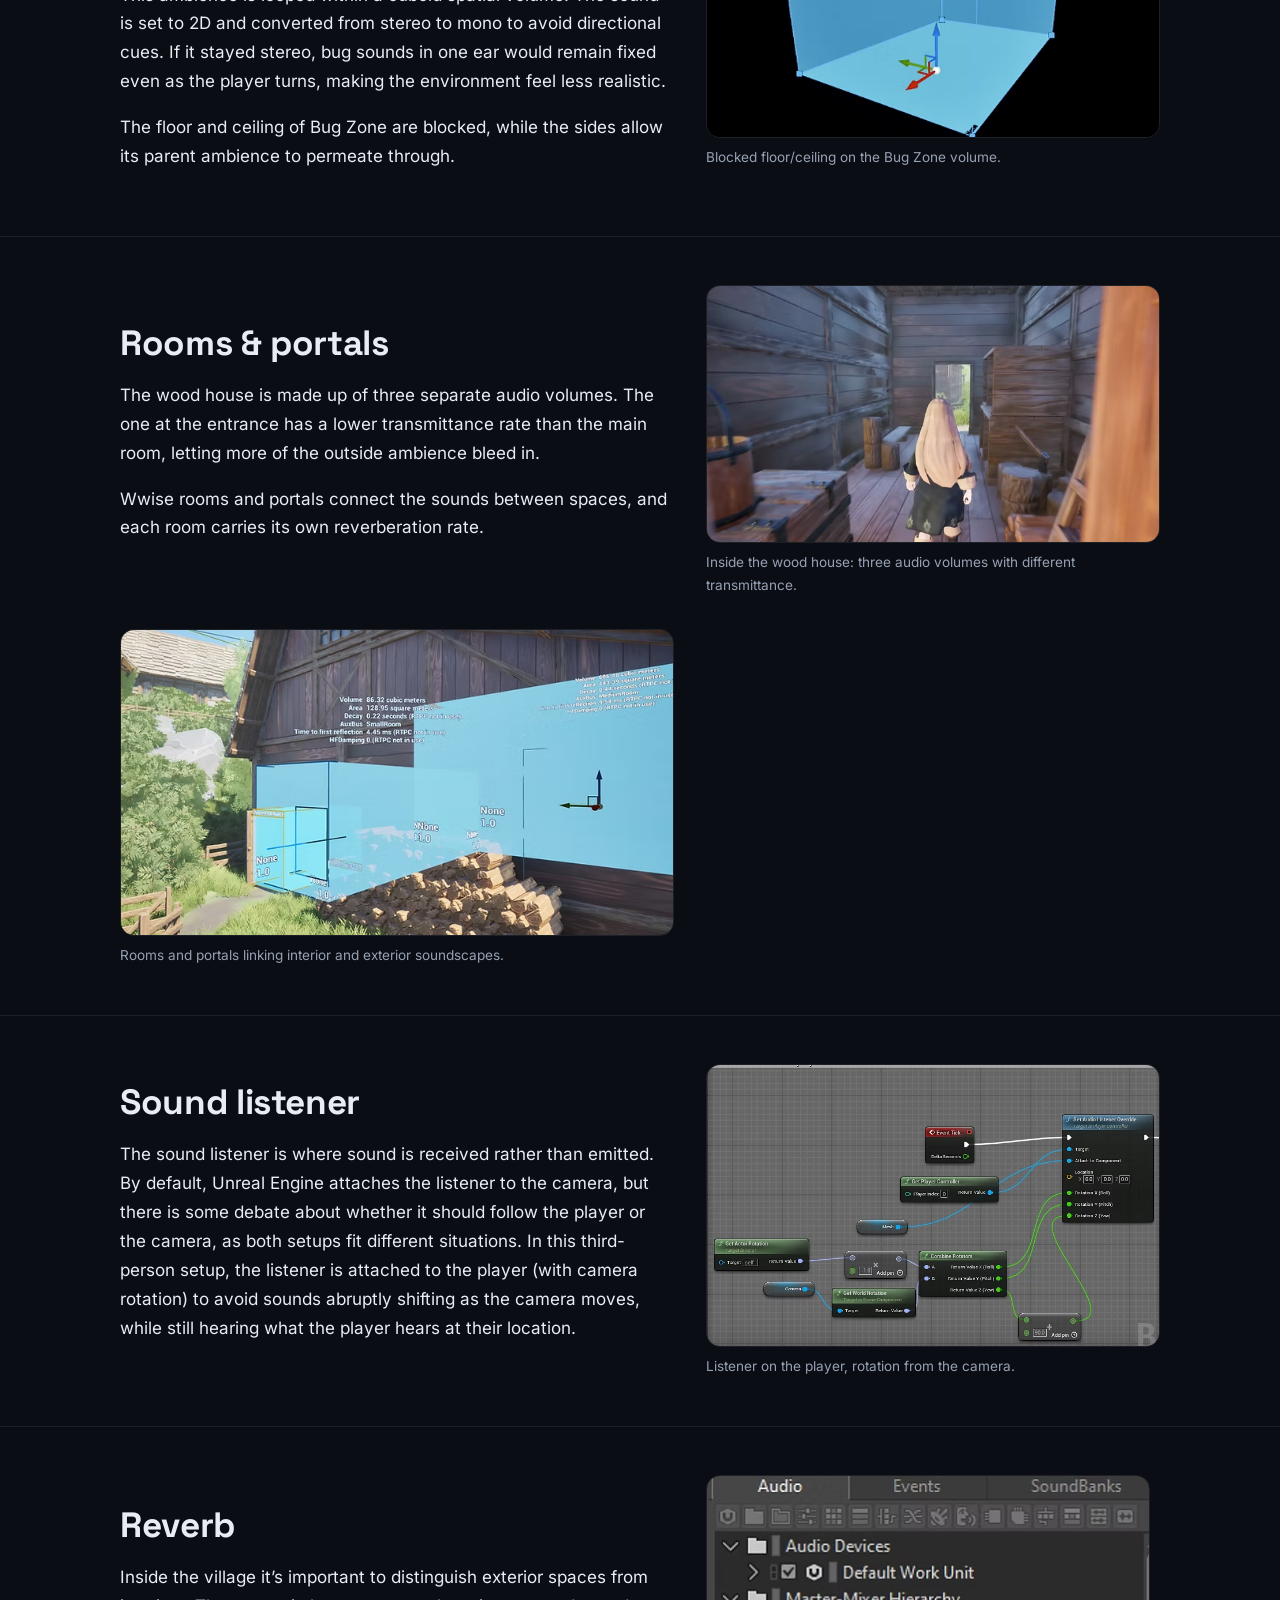
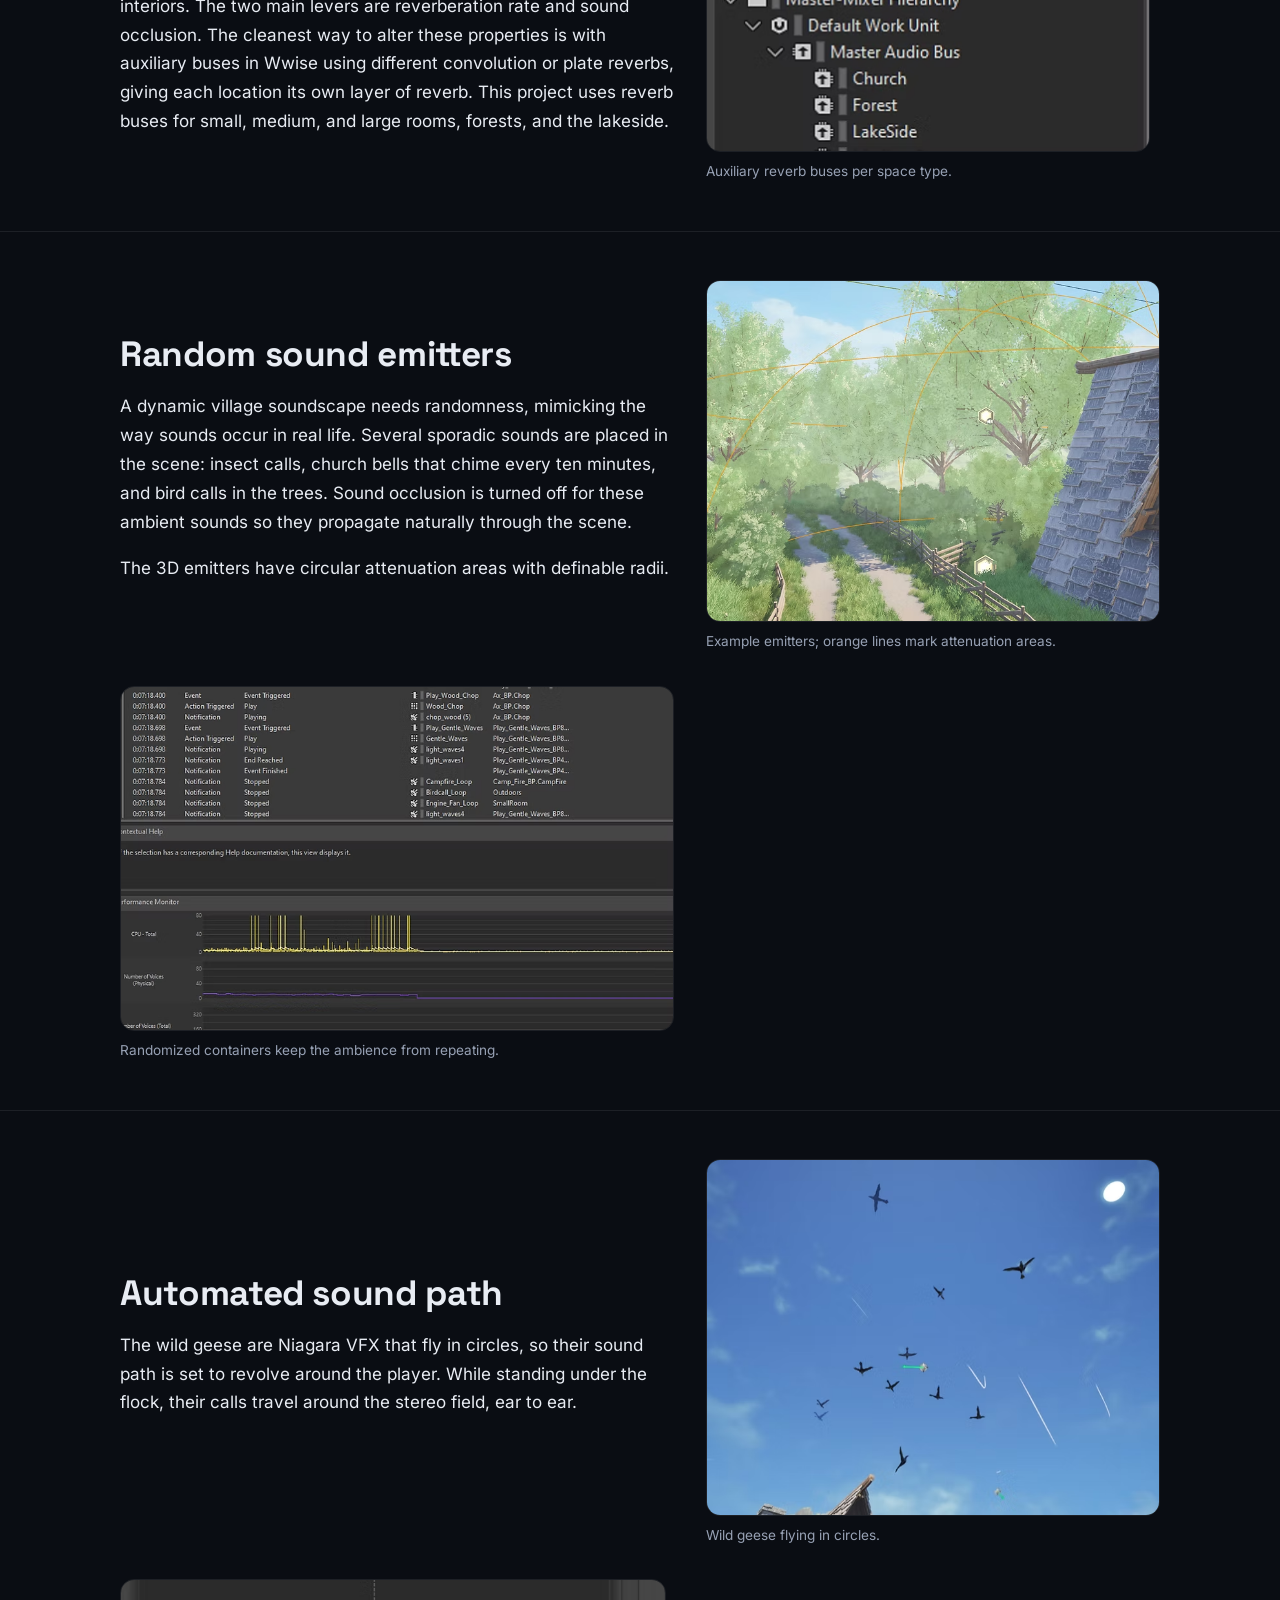
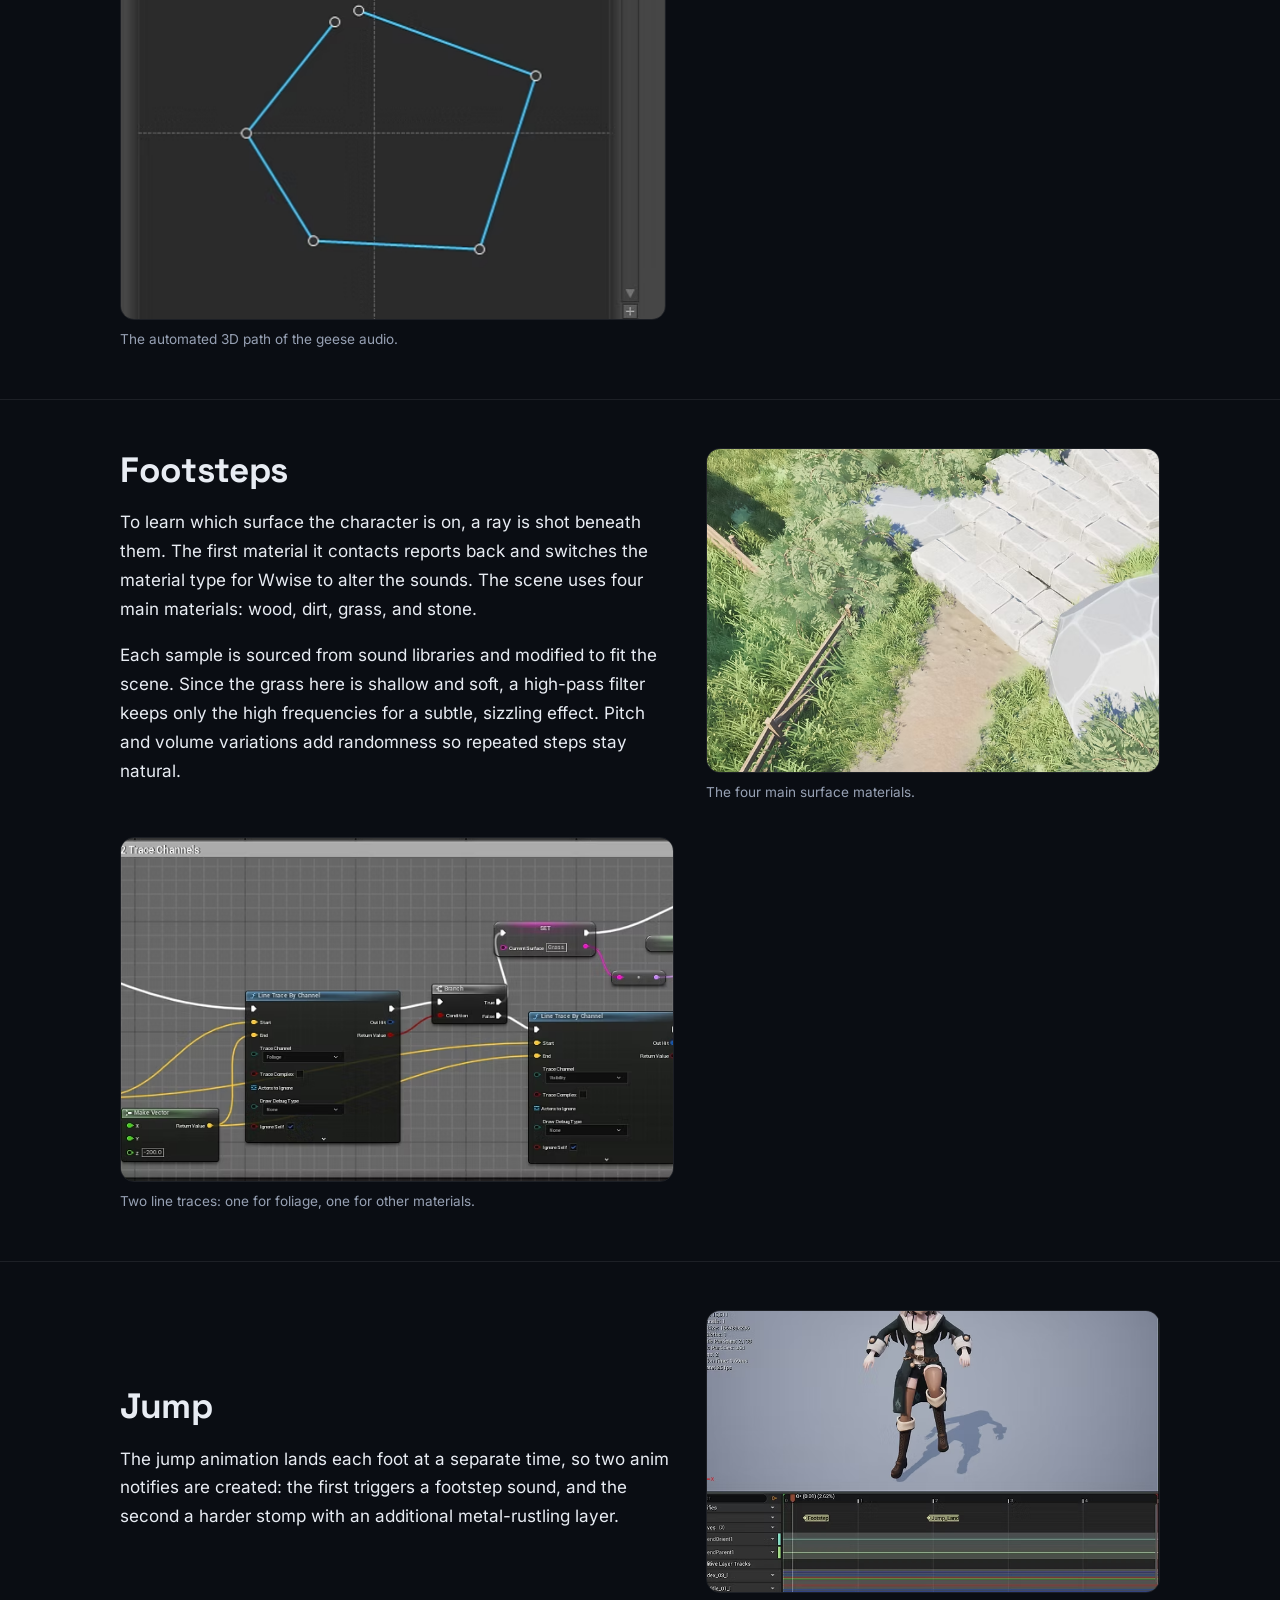
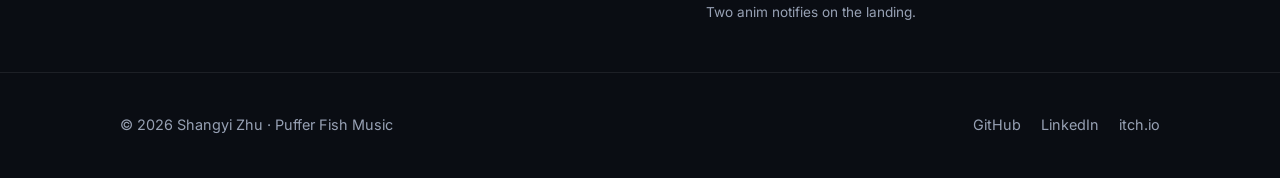
<file: ue5-ambience.html>
<!DOCTYPE html>
<html lang="en">
<head>
  <meta charset="UTF-8">
  <meta name="viewport" content="width=device-width, initial-scale=1">
  <title>UE5 Environmental Ambience · Shangyi Zhu</title>
  <meta name="description" content="Designing natural ambience for a medieval village game scene in Unreal Engine 5 with Wwise: audio volumes, rooms and portals, reverb, random emitters, and footsteps.">
  <link rel="icon" href="assets/favicon.svg" type="image/svg+xml">
  <link rel="stylesheet" href="css/style.css">
  <script defer src="js/videos.js"></script>
  <script defer src="js/embed.js"></script>
  <script defer src="js/main.js"></script>
</head>
<body>
  <a class="skip-link" href="#main">Skip to content</a>

  <header class="site-header">
    <div class="container nav">
      <a class="brand" href="index.html">
        <svg width="22" height="22" viewBox="0 0 64 64" aria-hidden="true"><rect width="64" height="64" rx="14" fill="#10141d"/><g fill="none" stroke-linecap="round" stroke-width="5"><line x1="12" y1="26" x2="12" y2="38" stroke="#49e0c3"/><line x1="22" y1="18" x2="22" y2="46" stroke="#49e0c3"/><line x1="32" y1="10" x2="32" y2="54" stroke="#67d4e8"/><line x1="42" y1="20" x2="42" y2="44" stroke="#8b7cf6"/><line x1="52" y1="28" x2="52" y2="36" stroke="#8b7cf6"/></g></svg>
        Puffer Fish Music
      </a>
      <button class="nav-toggle" aria-expanded="false" aria-label="Toggle navigation menu">☰</button>
      <ul class="nav-links">
        <li><a href="index.html">Work</a></li>
        <li><a href="about.html">About</a></li>
        <li><a href="music.html">Music</a></li>
        <li><a href="contact.html">Contact</a></li>
      </ul>
    </div>
  </header>

  <main id="main">
    <section class="page-hero">
      <div class="container">
        <p class="section-label"><a href="index.html#ue5-ambience">← Back to work</a></p>
        <h1>Environmental Ambience Design</h1>
        <p>
          This project focuses on designing a natural ambience for a game scene using Wwise and
          Unreal Engine 5. This documentation covers the details of the sound implementation and
          the specific design choices behind them.
        </p>
        <ul class="tag-row">
          <li>UE5</li><li>Wwise</li><li>Spatial Audio</li><li>Sound Design</li>
        </ul>
      </div>
    </section>

    <div class="container container--narrow">
      <div class="video-embed" data-video="ambience"></div>
    </div>

    <section class="doc-section reveal">
      <div class="container">
        <div class="doc-split">
          <div>
            <h2>Project overview</h2>
            <p>
              The game operates within a medieval village scene featuring three distinct areas
              for the player to explore: the church, the village, and open spaces. Each area has
              its own unique ambience and soundscape.
            </p>
          </div>
          <figure>
            <img src="assets/img/ambience/zones.avif" alt="Top-down view of the medieval village scene divided into colored ambience zones" loading="lazy" width="760" height="473">
            <figcaption>The three ambience zones of the village scene.</figcaption>
          </figure>
        </div>
      </div>
    </section>

    <section class="doc-section reveal">
      <div class="container">
        <div class="doc-split">
          <div>
            <h2>Audio volumes</h2>
            <p>
              The entire game scene is enclosed within the AkSpatialAudioVolume
              <em>Environment</em>, which provides a quiet overall ambience featuring soft wind.
              Its child room, <em>Bug Zone</em>, carries cicada sounds throughout. This ambience
              is looped within a cuboid spatial volume. The sound is set to 2D and converted from
              stereo to mono to avoid directional cues. If it stayed stereo, bug sounds in one
              ear would remain fixed even as the player turns, making the environment feel less
              realistic.
            </p>
            <p>
              The floor and ceiling of Bug Zone are blocked, while the sides allow its parent
              ambience to permeate through.
            </p>
          </div>
          <figure>
            <img src="assets/img/ambience/surfaces.avif" alt="Spatial audio volume with blocked floor and ceiling surfaces highlighted" loading="lazy" width="614" height="382">
            <figcaption>Blocked floor/ceiling on the Bug Zone volume.</figcaption>
          </figure>
        </div>
      </div>
    </section>

    <section class="doc-section reveal">
      <div class="container">
        <div class="doc-split">
          <div>
            <h2>Rooms &amp; portals</h2>
            <p>
              The wood house is made up of three separate audio volumes. The one at the entrance
              has a lower transmittance rate than the main room, letting more of the outside
              ambience bleed in.
            </p>
            <p>
              Wwise rooms and portals connect the sounds between spaces, and each room carries
              its own reverberation rate.
            </p>
          </div>
          <figure>
            <img src="assets/img/ambience/wood-house.avif" alt="Interior of the wood house showing its three audio volumes" loading="lazy" width="700" height="397">
            <figcaption>Inside the wood house: three audio volumes with different transmittance.</figcaption>
          </figure>
        </div>
        <div class="doc-split" style="margin-top:2rem">
          <figure>
            <img src="assets/img/ambience/rooms-and-portals.avif" alt="Wwise rooms and portals connecting spaces in the village" loading="lazy" width="700" height="386">
            <figcaption>Rooms and portals linking interior and exterior soundscapes.</figcaption>
          </figure>
          <div></div>
        </div>
      </div>
    </section>

    <section class="doc-section reveal">
      <div class="container">
        <div class="doc-split">
          <div>
            <h2>Sound listener</h2>
            <p>
              The sound listener is where sound is received rather than emitted. By default,
              Unreal Engine attaches the listener to the camera, but there is some debate about
              whether it should follow the player or the camera, as both setups fit different
              situations. In this third-person setup, the listener is attached to the player
              (with camera rotation) to avoid sounds abruptly shifting as the camera moves, while
              still hearing what the player hears at their location.
            </p>
          </div>
          <figure>
            <img src="assets/img/ambience/player-camera-rotation.avif" alt="Third-person character setup with the sound listener attached to the player using camera rotation" loading="lazy" width="786" height="489">
            <figcaption>Listener on the player, rotation from the camera.</figcaption>
          </figure>
        </div>
      </div>
    </section>

    <section class="doc-section reveal">
      <div class="container">
        <div class="doc-split">
          <div>
            <h2>Reverb</h2>
            <p>
              Inside the village it’s important to distinguish exterior spaces from interiors.
              The two main levers are reverberation rate and sound occlusion. The cleanest way to
              alter these properties is with auxiliary buses in Wwise using different convolution
              or plate reverbs, giving each location its own layer of reverb. This project uses
              reverb buses for small, medium, and large rooms, forests, and the lakeside.
            </p>
          </div>
          <figure>
            <img src="assets/img/ambience/reverb.avif" alt="Wwise auxiliary bus structure with reverb buses for different room sizes and outdoor spaces" loading="lazy" width="444" height="276">
            <figcaption>Auxiliary reverb buses per space type.</figcaption>
          </figure>
        </div>
      </div>
    </section>

    <section class="doc-section reveal">
      <div class="container">
        <div class="doc-split">
          <div>
            <h2>Random sound emitters</h2>
            <p>
              A dynamic village soundscape needs randomness, mimicking the way sounds occur in
              real life. Several sporadic sounds are placed in the scene: insect calls, church
              bells that chime every ten minutes, and bird calls in the trees. Sound occlusion is
              turned off for these ambient sounds so they propagate naturally through the scene.
            </p>
            <p>
              The 3D emitters have circular attenuation areas with definable radii.
            </p>
          </div>
          <figure>
            <img src="assets/img/ambience/example-emitter.avif" alt="3D sound emitters in the scene with orange circles showing their attenuation radii" loading="lazy" width="700" height="528">
            <figcaption>Example emitters; orange lines mark attenuation areas.</figcaption>
          </figure>
        </div>
        <div class="doc-split" style="margin-top:2rem">
          <figure>
            <img src="assets/img/ambience/randomized-sounds.avif" alt="Randomized ambient sound containers set up in Wwise" loading="lazy" width="760" height="473">
            <figcaption>Randomized containers keep the ambience from repeating.</figcaption>
          </figure>
          <div></div>
        </div>
      </div>
    </section>

    <section class="doc-section reveal">
      <div class="container">
        <div class="doc-split">
          <div>
            <h2>Automated sound path</h2>
            <p>
              The wild geese are Niagara VFX that fly in circles, so their sound path is set to
              revolve around the player. While standing under the flock, their calls travel
              around the stereo field, ear to ear.
            </p>
          </div>
          <figure>
            <img src="assets/img/ambience/wild-geese.avif" alt="Wild geese Niagara VFX flying in circles above the village" loading="lazy" width="700" height="550">
            <figcaption>Wild geese flying in circles.</figcaption>
          </figure>
        </div>
        <div class="doc-split" style="margin-top:2rem">
          <figure>
            <img src="assets/img/ambience/wild-geese-path.avif" alt="Automated 3D audio path for the wild geese revolving around the player" loading="lazy" width="546" height="340">
            <figcaption>The automated 3D path of the geese audio.</figcaption>
          </figure>
          <div></div>
        </div>
      </div>
    </section>

    <section class="doc-section reveal">
      <div class="container">
        <div class="doc-split">
          <div>
            <h2>Footsteps</h2>
            <p>
              To learn which surface the character is on, a ray is shot beneath them. The first
              material it contacts reports back and switches the material type for Wwise to alter
              the sounds. The scene uses four main materials: wood, dirt, grass, and stone.
            </p>
            <p>
              Each sample is sourced from sound libraries and modified to fit the scene. Since
              the grass here is shallow and soft, a high-pass filter keeps only the high
              frequencies for a subtle, sizzling effect. Pitch and volume variations add
              randomness so repeated steps stay natural.
            </p>
          </div>
          <figure>
            <img src="assets/img/ambience/materials.avif" alt="The four footstep surface materials: wood, dirt, grass, and stone" loading="lazy" width="700" height="501">
            <figcaption>The four main surface materials.</figcaption>
          </figure>
        </div>
        <div class="doc-split" style="margin-top:2rem">
          <figure>
            <img src="assets/img/ambience/footstep-traces.avif" alt="Two line-trace channels used to detect foliage and other materials under the character" loading="lazy" width="640" height="398">
            <figcaption>Two line traces: one for foliage, one for other materials.</figcaption>
          </figure>
          <div></div>
        </div>
      </div>
    </section>

    <section class="doc-section reveal">
      <div class="container">
        <div class="doc-split">
          <div>
            <h2>Jump</h2>
            <p>
              The jump animation lands each foot at a separate time, so two anim notifies are
              created: the first triggers a footstep sound, and the second a harder stomp with an
              additional metal-rustling layer.
            </p>
          </div>
          <figure>
            <img src="assets/img/ambience/anim-notifies.avif" alt="Jump animation timeline with two anim notifies for the landing sounds" loading="lazy" width="760" height="473">
            <figcaption>Two anim notifies on the landing.</figcaption>
          </figure>
        </div>
      </div>
    </section>
  </main>

  <footer class="site-footer">
    <div class="container">
      <span>© 2026 Shangyi Zhu · Puffer Fish Music</span>
      <nav aria-label="Social links">
        <a href="https://github.com/pufferFish-sz" target="_blank" rel="noopener">GitHub</a>
        <a href="https://www.linkedin.com/in/shangyi-zhu-6818201b3/" target="_blank" rel="noopener">LinkedIn</a>
        <a href="https://pufferfish20.itch.io/" target="_blank" rel="noopener">itch.io</a>
      </nav>
    </div>
  </footer>
</body>
</html>
</file>
<file: css/style.css>
/* ==========================================================================
   Puffer Fish Music — site stylesheet
   --------------------------------------------------------------------------
   HOW TO TWEAK THE LOOK:
   Almost every color, font and spacing value lives in the :root block below.
   Change it there once and the whole site updates.
   ========================================================================== */

/* ---------- Self-hosted fonts (no external requests — loads fine everywhere,
   including mainland China). Variable fonts: one file per family covers all
   weights used on the site. ---------- */

@font-face {
  font-family: "Inter";
  font-style: normal;
  font-weight: 400 600;
  font-display: swap;
  src: url("../assets/fonts/inter-latin.woff2") format("woff2");
}

@font-face {
  font-family: "Space Grotesk";
  font-style: normal;
  font-weight: 500 700;
  font-display: swap;
  src: url("../assets/fonts/space-grotesk-latin.woff2") format("woff2");
}

:root {
  /* Colors (dark theme) */
  --bg: #0a0d13;            /* page background */
  --bg-raised: #10141d;     /* cards, nav */
  --bg-raised-2: #161b27;   /* hover state of cards */
  --border: rgba(255, 255, 255, 0.08);
  --text: #e8ecf3;          /* main text */
  --text-muted: #97a1b4;    /* secondary text */
  --accent: #49e0c3;        /* teal — links, highlights */
  --accent-2: #8b7cf6;      /* violet — gradient partner */
  --accent-dim: rgba(73, 224, 195, 0.12);

  /* Typography */
  --font-display: "Space Grotesk", "Segoe UI", sans-serif;  /* headings */
  --font-body: "Inter", "Segoe UI", system-ui, sans-serif;  /* body text */

  /* Layout */
  --content-width: 1080px;
  --narrow-width: 760px;
  --radius: 14px;
}

/* ---------- Reset & base ---------- */

*, *::before, *::after { box-sizing: border-box; }

html { scroll-behavior: smooth; }

body {
  margin: 0;
  background: var(--bg);
  color: var(--text);
  font-family: var(--font-body);
  font-size: 1.0625rem;
  line-height: 1.7;
  -webkit-font-smoothing: antialiased;
}

img { max-width: 100%; height: auto; display: block; }

a { color: var(--accent); text-decoration: none; }
a:hover { text-decoration: underline; text-underline-offset: 3px; }

h1, h2, h3, h4 {
  font-family: var(--font-display);
  line-height: 1.15;
  letter-spacing: -0.01em;
  margin: 0 0 0.5em;
}

h1 { font-size: clamp(2.4rem, 6vw, 4rem); }
h2 { font-size: clamp(1.6rem, 3.5vw, 2.2rem); }
h3 { font-size: 1.25rem; }

p { margin: 0 0 1em; }

:focus-visible {
  outline: 2px solid var(--accent);
  outline-offset: 3px;
  border-radius: 4px;
}

/* Skip link for keyboard users — hidden until focused */
.skip-link {
  position: absolute;
  left: -999px;
  top: 0;
  background: var(--accent);
  color: #04211b;
  padding: 0.5rem 1rem;
  z-index: 100;
}
.skip-link:focus { left: 0; }

/* ---------- Layout helpers ---------- */

.container { max-width: var(--content-width); margin: 0 auto; padding: 0 1.25rem; }
.container--narrow { max-width: var(--narrow-width); }

.section { padding: 4.5rem 0; }
.section + .section { border-top: 1px solid var(--border); }

.section-label {
  display: inline-flex;
  align-items: center;
  gap: 0.5rem;
  font-family: var(--font-display);
  font-size: 0.8rem;
  font-weight: 600;
  letter-spacing: 0.18em;
  text-transform: uppercase;
  color: var(--accent);
  margin-bottom: 1rem;
}
/* little "frequency tick" before section labels */
.section-label::before {
  content: "";
  width: 22px;
  height: 2px;
  background: linear-gradient(90deg, var(--accent), var(--accent-2));
  border-radius: 2px;
}

.lead { font-size: 1.15rem; color: var(--text-muted); max-width: 46ch; }

/* ---------- Header / nav ---------- */

.site-header {
  position: sticky;
  top: 0;
  z-index: 50;
  background: rgba(10, 13, 19, 0.82);
  backdrop-filter: blur(12px);
  -webkit-backdrop-filter: blur(12px);
  border-bottom: 1px solid var(--border);
}

.nav {
  display: flex;
  align-items: center;
  justify-content: space-between;
  height: 64px;
}

.brand {
  font-family: var(--font-display);
  font-weight: 700;
  font-size: 1.05rem;
  color: var(--text);
  display: inline-flex;
  align-items: center;
  gap: 0.6rem;
}
.brand:hover { text-decoration: none; }
.brand svg { flex: none; }

.nav-links {
  display: flex;
  gap: 0.25rem;
  list-style: none;
  margin: 0;
  padding: 0;
}

.nav-links a {
  display: block;
  padding: 0.45rem 0.9rem;
  border-radius: 8px;
  color: var(--text-muted);
  font-weight: 500;
  font-size: 0.95rem;
}
.nav-links a:hover { color: var(--text); text-decoration: none; background: var(--bg-raised-2); }
.nav-links a[aria-current="page"] { color: var(--accent); background: var(--accent-dim); }

.nav-toggle {
  display: none;
  background: none;
  border: 1px solid var(--border);
  border-radius: 8px;
  color: var(--text);
  padding: 0.4rem 0.6rem;
  font-size: 1.1rem;
  cursor: pointer;
}

@media (max-width: 720px) {
  .nav-toggle { display: block; }
  .nav-links {
    display: none;
    position: absolute;
    top: 64px;
    left: 0;
    right: 0;
    flex-direction: column;
    background: var(--bg-raised);
    border-bottom: 1px solid var(--border);
    padding: 0.5rem 1rem 1rem;
  }
  .nav-links.is-open { display: flex; }
  .nav-links a { padding: 0.75rem 0.9rem; }
}

/* ---------- Hero (home page) ---------- */

.hero {
  position: relative;
  padding: 6rem 0 4rem;
  overflow: hidden;
}

.hero-role {
  font-family: var(--font-display);
  color: var(--accent);
  font-weight: 600;
  letter-spacing: 0.14em;
  text-transform: uppercase;
  font-size: 0.9rem;
  margin-bottom: 0.75rem;
}

.hero h1 .gradient {
  background: linear-gradient(100deg, var(--accent) 10%, var(--accent-2) 90%);
  -webkit-background-clip: text;
  background-clip: text;
  color: transparent;
}

.hero-tagline { font-size: 1.2rem; color: var(--text-muted); max-width: 54ch; }

.hero-actions { display: flex; flex-wrap: wrap; gap: 0.85rem; margin-top: 1.9rem; }

/* Animated waveform — generated by js/main.js into this container */
.waveform {
  display: flex;
  align-items: flex-end;
  gap: 4px;
  height: 72px;
  margin-top: 3.25rem;
  opacity: 0.85;
}
.waveform span {
  flex: 1;
  max-width: 14px;
  border-radius: 3px 3px 0 0;
  background: linear-gradient(180deg, var(--accent-2), var(--accent));
  animation: eq 1.6s ease-in-out infinite alternate;
  transform-origin: bottom;
}
@keyframes eq {
  from { transform: scaleY(0.25); opacity: 0.55; }
  to   { transform: scaleY(1);    opacity: 1; }
}
@media (prefers-reduced-motion: reduce) {
  .waveform span { animation: none; transform: scaleY(0.6); }
  html { scroll-behavior: auto; }
}

/* ---------- Jump navigation (chip links under the home hero) ---------- */

.jump-nav { display: flex; flex-wrap: wrap; gap: 0.5rem; margin-top: 2.25rem; }
.jump-nav a {
  font-family: var(--font-display);
  font-size: 0.82rem;
  font-weight: 600;
  color: var(--text-muted);
  border: 1px solid var(--border);
  border-radius: 999px;
  padding: 0.35rem 0.9rem;
}
.jump-nav a:hover { color: var(--accent); border-color: var(--accent); text-decoration: none; }

/* Offset anchor targets so the sticky header doesn't cover section titles */
section[id] { scroll-margin-top: 80px; }

/* ---------- Project metadata lines (Programs / Role) ---------- */

.meta-row {
  font-size: 0.92rem;
  color: var(--text-muted);
  margin: 0 0 0.3rem;
}
.meta-row strong {
  font-family: var(--font-display);
  color: var(--accent);
  font-weight: 600;
  letter-spacing: 0.04em;
}

/* ---------- Buttons ---------- */

.btn {
  display: inline-flex;
  align-items: center;
  gap: 0.5rem;
  font-family: var(--font-display);
  font-weight: 600;
  font-size: 0.98rem;
  padding: 0.7rem 1.4rem;
  border-radius: 10px;
  border: 1px solid transparent;
  cursor: pointer;
  transition: transform 0.15s ease, background 0.15s ease;
}
.btn:hover { text-decoration: none; transform: translateY(-2px); }

.btn--primary { background: var(--accent); color: #04211b; }
.btn--primary:hover { background: #63f0d5; }

.btn--ghost { border-color: var(--border); color: var(--text); background: transparent; }
.btn--ghost:hover { border-color: var(--accent); color: var(--accent); }

/* ---------- Cards & grids ---------- */

.grid {
  display: grid;
  gap: 1.25rem;
  grid-template-columns: repeat(auto-fit, minmax(260px, 1fr));
}

.card {
  background: var(--bg-raised);
  border: 1px solid var(--border);
  border-radius: var(--radius);
  padding: 1.6rem;
  transition: transform 0.2s ease, border-color 0.2s ease, background 0.2s ease;
}
a.card { color: var(--text); display: block; }
a.card:hover {
  text-decoration: none;
  transform: translateY(-4px);
  border-color: rgba(73, 224, 195, 0.4);
  background: var(--bg-raised-2);
}
.card .card-number {
  font-family: var(--font-display);
  font-size: 0.85rem;
  color: var(--accent);
  letter-spacing: 0.15em;
}
.card p { color: var(--text-muted); margin-bottom: 0; }
.card .card-cta { display: inline-block; margin-top: 1rem; color: var(--accent); font-weight: 600; }

/* Skills / tools grid */
.skills { display: grid; gap: 1rem; grid-template-columns: repeat(auto-fit, minmax(220px, 1fr)); }
.skill {
  background: var(--bg-raised);
  border: 1px solid var(--border);
  border-radius: var(--radius);
  padding: 1.1rem 1.3rem;
}
.skill h3 { font-size: 1rem; margin-bottom: 0.35rem; color: var(--accent); }
.skill p { color: var(--text-muted); font-size: 0.92rem; margin: 0; }

/* ---------- Mascot (the original Puffer Fish Music artwork) ---------- */

.mascot { margin: 0; max-width: 420px; }
.mascot img {
  border-radius: var(--radius);
  border: 1px solid var(--border);
  transform: rotate(-1.5deg);
  transition: transform 0.25s ease;
}
.mascot img:hover { transform: rotate(0deg) scale(1.02); }
.mascot figcaption {
  font-size: 0.85rem;
  color: var(--text-muted);
  text-align: center;
  margin-top: 0.75rem;
}

/* ---------- Experience timeline ---------- */

.timeline { list-style: none; margin: 0; padding: 0; position: relative; }
.timeline::before {
  content: "";
  position: absolute;
  left: 7px;
  top: 6px;
  bottom: 6px;
  width: 2px;
  background: linear-gradient(180deg, var(--accent), var(--accent-2));
  opacity: 0.5;
}
.timeline li { position: relative; padding: 0 0 2.2rem 2.2rem; }
.timeline li:last-child { padding-bottom: 0; }
.timeline li::before {
  content: "";
  position: absolute;
  left: 0;
  top: 8px;
  width: 16px;
  height: 16px;
  border-radius: 50%;
  background: var(--bg);
  border: 3px solid var(--accent);
}
.timeline time {
  font-family: var(--font-display);
  font-weight: 600;
  font-size: 0.85rem;
  letter-spacing: 0.12em;
  color: var(--accent);
}
.timeline h3 { margin: 0.25rem 0 0.4rem; }
.timeline p { color: var(--text-muted); margin: 0; }
.timeline .more { display: inline-block; margin-top: 0.5rem; font-weight: 600; }

/* ---------- Video embed component (see js/embed.js) ---------- */

.video-embed {
  background: var(--bg-raised);
  border: 1px solid var(--border);
  border-radius: var(--radius);
  overflow: hidden;
  margin: 1.5rem 0;
}

.video-embed .ve-header {
  display: flex;
  align-items: center;
  justify-content: space-between;
  gap: 1rem;
  padding: 0.65rem 1rem;
  border-bottom: 1px solid var(--border);
}
.video-embed .ve-title {
  font-family: var(--font-display);
  font-weight: 600;
  font-size: 0.95rem;
  white-space: nowrap;
  overflow: hidden;
  text-overflow: ellipsis;
}
.video-embed .ve-tabs { display: flex; gap: 4px; flex: none; }
.video-embed .ve-tab {
  background: transparent;
  border: 1px solid var(--border);
  color: var(--text-muted);
  font-family: var(--font-display);
  font-size: 0.8rem;
  font-weight: 600;
  padding: 0.3rem 0.8rem;
  border-radius: 999px;
  cursor: pointer;
}
.video-embed .ve-tab[aria-pressed="true"] {
  background: var(--accent-dim);
  border-color: var(--accent);
  color: var(--accent);
}

.video-embed .ve-body { position: relative; aspect-ratio: 16 / 9; background: #000; }
.video-embed .ve-body iframe {
  position: absolute;
  inset: 0;
  width: 100%;
  height: 100%;
  border: 0;
}

/* click-to-load facade */
.ve-facade {
  position: absolute;
  inset: 0;
  width: 100%;
  display: flex;
  flex-direction: column;
  align-items: center;
  justify-content: center;
  gap: 0.75rem;
  background-color: #0c1018;
  background-size: cover;
  background-position: center;
  border: 0;
  cursor: pointer;
  color: var(--text);
}
.ve-facade::before { /* darken the thumbnail so the play button reads clearly */
  content: "";
  position: absolute;
  inset: 0;
  background: rgba(5, 8, 12, 0.45);
  transition: background 0.2s ease;
}
.ve-facade:hover::before { background: rgba(5, 8, 12, 0.25); }
.ve-play {
  position: relative;
  width: 68px;
  height: 68px;
  border-radius: 50%;
  background: var(--accent);
  display: grid;
  place-items: center;
  transition: transform 0.15s ease;
}
.ve-facade:hover .ve-play { transform: scale(1.08); }
.ve-play::after {
  content: "";
  border-style: solid;
  border-width: 12px 0 12px 20px;
  border-color: transparent transparent transparent #04211b;
  margin-left: 5px;
}
.ve-hint { position: relative; font-size: 0.85rem; color: var(--text); opacity: 0.9; }

/* placeholder shown when a video ID hasn't been filled in yet */
.ve-placeholder {
  position: absolute;
  inset: 0;
  display: flex;
  flex-direction: column;
  align-items: center;
  justify-content: center;
  gap: 0.5rem;
  text-align: center;
  padding: 1rem;
  color: var(--text-muted);
  background:
    radial-gradient(ellipse at 50% 120%, rgba(139, 124, 246, 0.18), transparent 60%),
    radial-gradient(ellipse at 50% -20%, rgba(73, 224, 195, 0.12), transparent 60%),
    #0c1018;
}
.ve-placeholder strong { color: var(--text); font-family: var(--font-display); }

/* ---------- Project / documentation pages ---------- */

.page-hero { padding: 4.5rem 0 3rem; border-bottom: 1px solid var(--border); }

/* Variant with a big background banner image.
   Usage (the image is set inline on the element so the path resolves
   relative to the page):
   <section class="page-hero page-hero--banner"
            style="background-image: linear-gradient(rgba(10,13,19,.72), #0a0d13), url('assets/img/your-banner.avif')"> */
.page-hero--banner {
  padding: 7rem 0 4.5rem;
  background-size: cover;
  background-position: center;
}
.page-hero p { color: var(--text-muted); max-width: 62ch; }

.doc-section { padding: 3rem 0; }
.doc-section + .doc-section { border-top: 1px solid var(--border); }

.doc-split {
  display: grid;
  gap: 2rem;
  grid-template-columns: 1.1fr 0.9fr;
  align-items: center;
}
@media (max-width: 820px) {
  .doc-split { grid-template-columns: 1fr; }
}
.doc-split figure { margin: 0; }
.doc-split figcaption { font-size: 0.85rem; color: var(--text-muted); margin-top: 0.5rem; }
.doc-split img { border-radius: var(--radius); border: 1px solid var(--border); }

.note {
  border-left: 3px solid var(--accent);
  background: var(--accent-dim);
  border-radius: 0 10px 10px 0;
  padding: 0.9rem 1.2rem;
  color: var(--text-muted);
  font-size: 0.95rem;
}

.tag-row { display: flex; flex-wrap: wrap; gap: 0.5rem; margin: 0.75rem 0 0; padding: 0; list-style: none; }
.tag-row li {
  font-family: var(--font-display);
  font-size: 0.78rem;
  font-weight: 600;
  letter-spacing: 0.06em;
  color: var(--text-muted);
  border: 1px solid var(--border);
  border-radius: 999px;
  padding: 0.25rem 0.75rem;
}

/* ---------- Contact ---------- */

.contact-grid {
  display: grid;
  gap: 2.5rem;
  grid-template-columns: 1.1fr 0.9fr;
}
@media (max-width: 820px) { .contact-grid { grid-template-columns: 1fr; } }

.form-field { margin-bottom: 1.1rem; }
.form-field label {
  display: block;
  font-family: var(--font-display);
  font-weight: 600;
  font-size: 0.9rem;
  margin-bottom: 0.35rem;
}
.form-field input,
.form-field textarea {
  width: 100%;
  background: var(--bg-raised);
  border: 1px solid var(--border);
  border-radius: 10px;
  color: var(--text);
  font: inherit;
  padding: 0.7rem 0.9rem;
}
.form-field input:focus,
.form-field textarea:focus {
  outline: none;
  border-color: var(--accent);
  box-shadow: 0 0 0 3px var(--accent-dim);
}
.form-status { margin-top: 0.75rem; font-weight: 600; }
.form-status[data-state="ok"] { color: var(--accent); }
.form-status[data-state="error"] { color: #ff8f8f; }

.contact-links { list-style: none; margin: 0; padding: 0; display: grid; gap: 0.75rem; }
.contact-links a {
  display: flex;
  align-items: center;
  gap: 0.75rem;
  padding: 0.85rem 1.1rem;
  background: var(--bg-raised);
  border: 1px solid var(--border);
  border-radius: 12px;
  color: var(--text);
  font-weight: 500;
}
.contact-links a:hover { text-decoration: none; border-color: var(--accent); color: var(--accent); }

/* ---------- Footer ---------- */

.site-footer {
  border-top: 1px solid var(--border);
  padding: 2.5rem 0;
  color: var(--text-muted);
  font-size: 0.9rem;
}
.site-footer .container {
  display: flex;
  flex-wrap: wrap;
  gap: 1rem;
  align-items: center;
  justify-content: space-between;
}
.site-footer nav { display: flex; gap: 1.25rem; }
.site-footer a { color: var(--text-muted); }
.site-footer a:hover { color: var(--accent); }

/* ---------- Scroll reveal (progressive enhancement) ---------- */

.reveal { opacity: 0; transform: translateY(18px); transition: opacity 0.6s ease, transform 0.6s ease; }
.reveal.is-visible { opacity: 1; transform: none; }
@media (prefers-reduced-motion: reduce) {
  .reveal { opacity: 1; transform: none; transition: none; }
}
</file>
